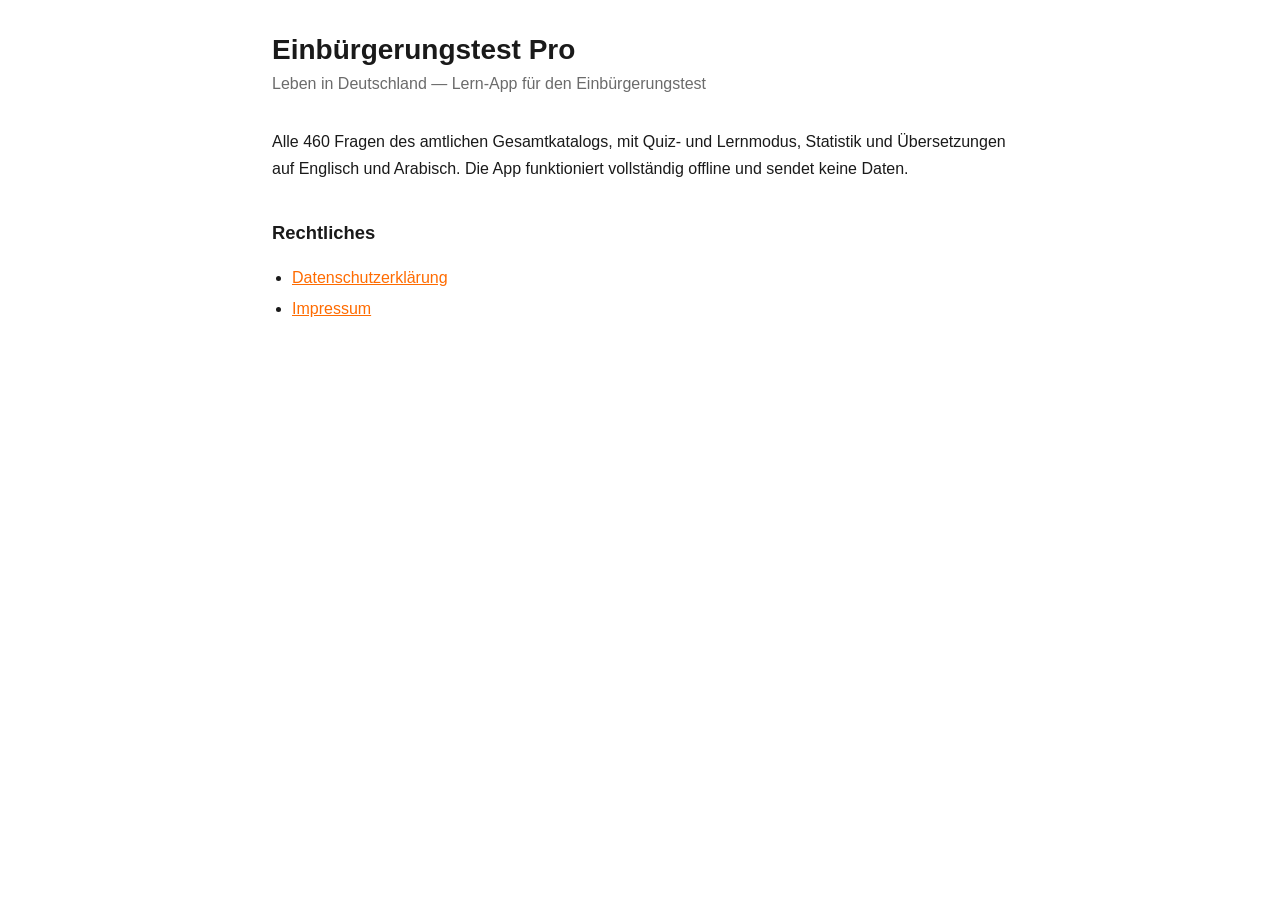
<file: docs/index.html>
<!DOCTYPE html>
<html lang="de">
<head>
<meta charset="utf-8">
<meta name="viewport" content="width=device-width, initial-scale=1">
<title>Einbürgerungstest Pro – Rechtliches</title>
<link rel="stylesheet" href="style.css">
</head>
<body>
<main>
<h1>Einbürgerungstest Pro</h1>
<p class="sub">Leben in Deutschland — Lern-App für den Einbürgerungstest</p>
<p>Alle 460 Fragen des amtlichen Gesamtkatalogs, mit Quiz- und Lernmodus,
Statistik und Übersetzungen auf Englisch und Arabisch. Die App funktioniert
vollständig offline und sendet keine Daten.</p>
<h2>Rechtliches</h2>
<ul>
  <li><a href="datenschutz.html">Datenschutzerklärung</a></li>
  <li><a href="impressum.html">Impressum</a></li>
</ul>
</main>
</body>
</html>
</file>
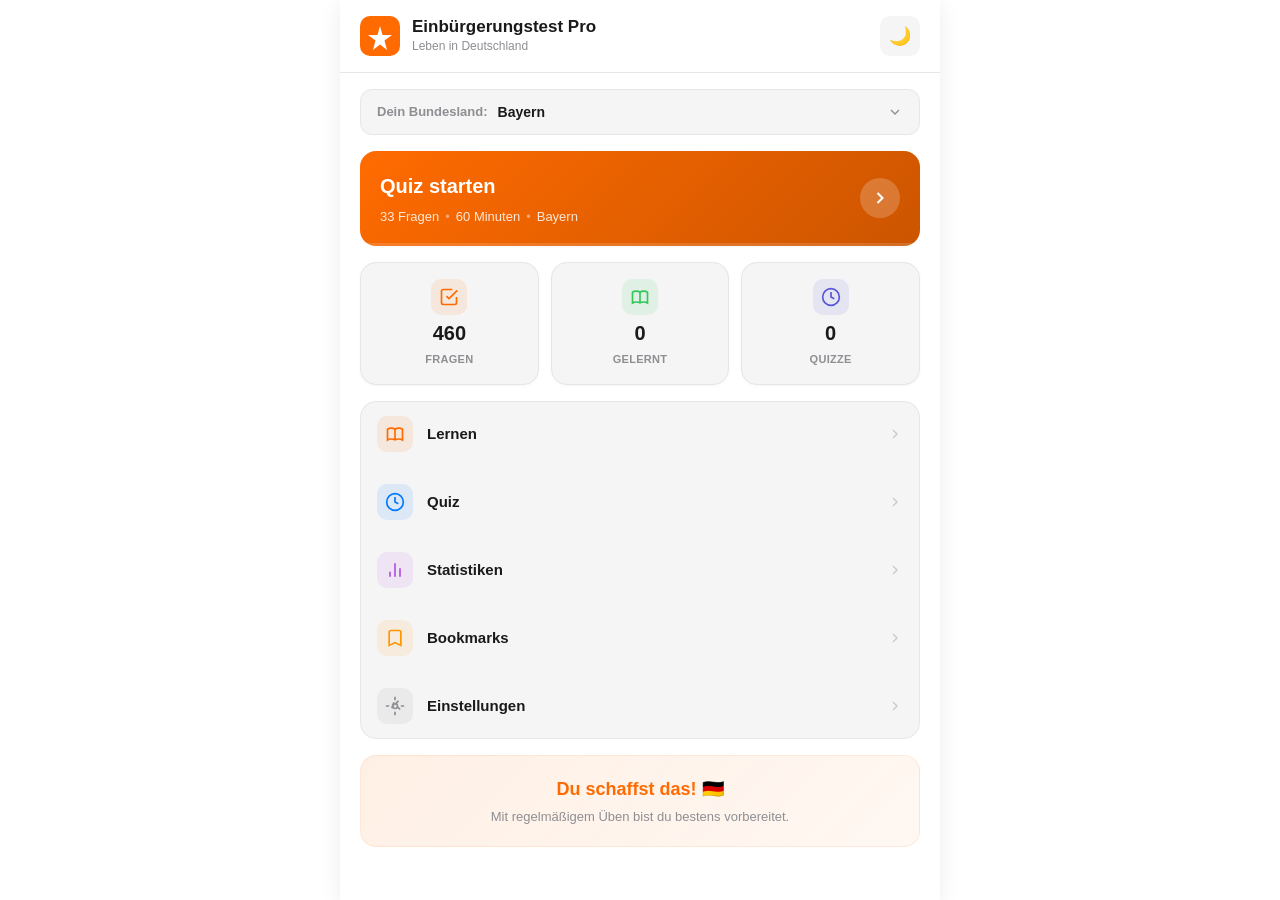
<file: webapp/index.html>
<!DOCTYPE html>
<html lang="de">
<head>
  <meta charset="UTF-8">
  <meta name="viewport" content="width=device-width, initial-scale=1.0">
  <meta name="description" content="Einbürgerungstest Pro - Bereite dich optimal auf den deutschen Einbürgerungstest vor. 460 Fragen, Quiz-Modus, Lernmodus, Statistiken.">
  <meta name="theme-color" content="#FF6B00">
  <meta http-equiv="Content-Security-Policy" content="default-src 'self'; style-src 'self' https://fonts.googleapis.com; font-src https://fonts.gstatic.com; img-src 'self' data:; script-src 'self'; connect-src 'self'; upgrade-insecure-requests;">
  <title>Einbürgerungstest Pro - Leben in Deutschland</title>
  <link rel="stylesheet" href="style.css">
  <link rel="preconnect" href="https://fonts.googleapis.com">
  <link rel="preconnect" href="https://fonts.gstatic.com" crossorigin>
  <link href="https://fonts.googleapis.com/css2?family=Inter:wght@400;500;600;700;800&display=swap" rel="stylesheet">
  <link rel="manifest" href="manifest.json">
</head>
<body>
  <div id="app">
    <!-- Loading Screen -->
    <section id="loading-screen" class="screen">
      <div class="loading-container">
        <div class="loading-logo">
          <div class="logo-icon">
            <svg viewBox="0 0 64 64" fill="none" xmlns="http://www.w3.org/2000/svg">
              <rect width="64" height="64" rx="16" fill="#FF6B00"/>
              <path d="M32 16L36.5 28.5H49L39 36.5L43 49L32 41L21 49L25 36.5L15 28.5H27.5L32 16Z" fill="white"/>
            </svg>
          </div>
          <h1 class="loading-title">Einbürgerungstest Pro</h1>
          <p class="loading-subtitle">Leben in Deutschland</p>
        </div>
        <div class="loading-spinner"></div>
        <p class="loading-text">Fragen werden geladen...</p>
      </div>
    </section>

    <!-- ===== SCREEN 1: HOME/DASHBOARD ===== -->
    <section id="screen-home" class="screen">
      <header class="app-header">
        <div class="header-content">
          <div class="header-logo">
            <svg viewBox="0 0 40 40" fill="none" xmlns="http://www.w3.org/2000/svg" class="header-icon">
              <rect width="40" height="40" rx="10" fill="#FF6B00"/>
              <path d="M20 10L22.5 19H32L24.5 24.5L27 34L20 28.5L13 34L15.5 24.5L8 19H17.5L20 10Z" fill="white"/>
            </svg>
            <div class="header-text">
              <h1 class="header-title">Einbürgerungstest Pro</h1>
              <p class="header-subtitle">Leben in Deutschland</p>
            </div>
          </div>
          <button id="btn-dark-mode" class="icon-btn" aria-label="Dark Mode umschalten">
            <span class="dark-icon">🌙</span>
            <span class="light-icon">☀️</span>
          </button>
        </div>
      </header>

      <main class="main-content">
        <!-- Bundesland Selector -->
        <div class="bundesland-bar">
          <label for="bundesland-select">Dein Bundesland:</label>
          <select id="bundesland-select" class="bundesland-select">
            <option value="Baden-Württemberg">Baden-Württemberg</option>
            <option value="Bayern" selected>Bayern</option>
            <option value="Berlin">Berlin</option>
            <option value="Brandenburg">Brandenburg</option>
            <option value="Bremen">Bremen</option>
            <option value="Hamburg">Hamburg</option>
            <option value="Hessen">Hessen</option>
            <option value="Mecklenburg-Vorpommern">Mecklenburg-Vorpommern</option>
            <option value="Niedersachsen">Niedersachsen</option>
            <option value="Nordrhein-Westfalen">Nordrhein-Westfalen</option>
            <option value="Rheinland-Pfalz">Rheinland-Pfalz</option>
            <option value="Saarland">Saarland</option>
            <option value="Sachsen">Sachsen</option>
            <option value="Sachsen-Anhalt">Sachsen-Anhalt</option>
            <option value="Schleswig-Holstein">Schleswig-Holstein</option>
            <option value="Thüringen">Thüringen</option>
          </select>
        </div>

        <!-- Quiz Start Card -->
        <div class="quiz-start-card card" id="btn-start-quiz">
          <div class="quiz-start-content">
            <div class="quiz-start-info">
              <h2 class="quiz-start-title">Quiz starten</h2>
              <p class="quiz-start-desc">
                <span class="quiz-start-detail">33 Fragen</span>
                <span class="dot">•</span>
                <span class="quiz-start-detail">60 Minuten</span>
                <span class="dot">•</span>
                <span class="quiz-start-detail" id="quiz-state-display">Bayern</span>
              </p>
            </div>
            <div class="quiz-start-arrow">
              <svg viewBox="0 0 24 24" fill="none" stroke="currentColor" stroke-width="2.5">
                <path d="M9 18l6-6-6-6"/>
              </svg>
            </div>
          </div>
          <div class="quiz-start-progress">
            <div class="progress-line"></div>
          </div>
        </div>

        <!-- Stats Row -->
        <div class="stats-row">
          <div class="stat-card card">
            <div class="stat-icon icon-questions">
              <svg viewBox="0 0 24 24" fill="none" stroke="currentColor" stroke-width="2">
                <path d="M9 11l3 3L22 4"/>
                <path d="M21 12v7a2 2 0 01-2 2H5a2 2 0 01-2-2V5a2 2 0 012-2h11"/>
              </svg>
            </div>
            <div class="stat-number" id="stat-total">460</div>
            <div class="stat-label">Fragen</div>
          </div>
          <div class="stat-card card">
            <div class="stat-icon icon-learned">
              <svg viewBox="0 0 24 24" fill="none" stroke="currentColor" stroke-width="2">
                <path d="M12 6.253v13m0-13C10.832 5.477 9.246 5 7.5 5S4.168 5.477 3 6.253v13C4.168 18.477 5.754 18 7.5 18s3.332.477 4.5 1.253m0-13C13.168 5.477 14.754 5 16.5 5c1.747 0 3.332.477 4.5 1.253v13C19.832 18.477 18.247 18 16.5 18c-1.746 0-3.332.477-4.5 1.253"/>
              </svg>
            </div>
            <div class="stat-number" id="stat-learned">0</div>
            <div class="stat-label">Gelernt</div>
          </div>
          <div class="stat-card card">
            <div class="stat-icon icon-quizzes">
              <svg viewBox="0 0 24 24" fill="none" stroke="currentColor" stroke-width="2">
                <circle cx="12" cy="12" r="10"/>
                <path d="M12 6v6l4 2"/>
              </svg>
            </div>
            <div class="stat-number" id="stat-quizzes">0</div>
            <div class="stat-label">Quizze</div>
          </div>
        </div>

        <!-- Menu List -->
        <nav class="menu-list">
          <button class="menu-item" data-screen="learn">
            <div class="menu-icon icon-learn">
              <svg viewBox="0 0 24 24" fill="none" stroke="currentColor" stroke-width="2">
                <path d="M12 6.253v13m0-13C10.832 5.477 9.246 5 7.5 5S4.168 5.477 3 6.253v13C4.168 18.477 5.754 18 7.5 18s3.332.477 4.5 1.253m0-13C13.168 5.477 14.754 5 16.5 5c1.747 0 3.332.477 4.5 1.253v13C19.832 18.477 18.247 18 16.5 18c-1.746 0-3.332.477-4.5 1.253"/>
              </svg>
            </div>
            <span class="menu-text">Lernen</span>
            <svg class="menu-arrow" viewBox="0 0 24 24" fill="none" stroke="currentColor" stroke-width="2">
              <path d="M9 18l6-6-6-6"/>
            </svg>
          </button>
          <button class="menu-item" data-screen="quiz">
            <div class="menu-icon icon-quiz">
              <svg viewBox="0 0 24 24" fill="none" stroke="currentColor" stroke-width="2">
                <circle cx="12" cy="12" r="10"/>
                <path d="M12 6v6l4 2"/>
              </svg>
            </div>
            <span class="menu-text">Quiz</span>
            <svg class="menu-arrow" viewBox="0 0 24 24" fill="none" stroke="currentColor" stroke-width="2">
              <path d="M9 18l6-6-6-6"/>
            </svg>
          </button>
          <button class="menu-item" data-screen="statistics">
            <div class="menu-icon icon-stats">
              <svg viewBox="0 0 24 24" fill="none" stroke="currentColor" stroke-width="2">
                <path d="M18 20V10M12 20V4M6 20v-6"/>
              </svg>
            </div>
            <span class="menu-text">Statistiken</span>
            <svg class="menu-arrow" viewBox="0 0 24 24" fill="none" stroke="currentColor" stroke-width="2">
              <path d="M9 18l6-6-6-6"/>
            </svg>
          </button>
          <button class="menu-item" data-screen="bookmarks">
            <div class="menu-icon icon-bookmarks">
              <svg viewBox="0 0 24 24" fill="none" stroke="currentColor" stroke-width="2">
                <path d="M5 5a2 2 0 012-2h10a2 2 0 012 2v16l-7-3.5L5 21V5z"/>
              </svg>
            </div>
            <span class="menu-text">Bookmarks</span>
            <svg class="menu-arrow" viewBox="0 0 24 24" fill="none" stroke="currentColor" stroke-width="2">
              <path d="M9 18l6-6-6-6"/>
            </svg>
          </button>
          <button class="menu-item" data-screen="settings">
            <div class="menu-icon icon-settings">
              <svg viewBox="0 0 24 24" fill="none" stroke="currentColor" stroke-width="2">
                <circle cx="12" cy="12" r="3"/>
                <path d="M12 1v4m0 14v4m4.22-17.22l-2.83 2.83m-2.78 2.78l-2.83 2.83M23 12h-4M5 12H1m17.22 4.22l-2.83-2.83m-2.78-2.78l-2.83-2.83"/>
              </svg>
            </div>
            <span class="menu-text">Einstellungen</span>
            <svg class="menu-arrow" viewBox="0 0 24 24" fill="none" stroke="currentColor" stroke-width="2">
              <path d="M9 18l6-6-6-6"/>
            </svg>
          </button>
        </nav>

        <!-- Motivation -->
        <div class="motivation-card">
          <p class="motivation-text">Du schaffst das! 🇩🇪</p>
          <p class="motivation-sub">Mit regelmäßigem Üben bist du bestens vorbereitet.</p>
        </div>
      </main>
    </section>

    <!-- ===== SCREEN 2: QUIZ ===== -->
    <section id="screen-quiz" class="screen">
      <header class="quiz-header">
        <button id="btn-quit-quiz" class="icon-btn" aria-label="Quiz beenden">
          <svg viewBox="0 0 24 24" fill="none" stroke="currentColor" stroke-width="2">
            <path d="M19 12H5m7-7l-7 7 7 7"/>
          </svg>
        </button>
        <div class="quiz-header-center">
          <div class="quiz-timer" id="quiz-timer">60:00</div>
          <div class="quiz-progress-text" id="quiz-progress-text">Frage 1 von 33</div>
        </div>
        <div class="quiz-placeholder"></div>
      </header>

      <!-- Timer Bar -->
      <div class="timer-bar-container">
        <div class="timer-bar" id="timer-bar"></div>
      </div>

      <!-- Progress Bar -->
      <div class="quiz-progress-bar-container">
        <div class="quiz-progress-bar" id="quiz-progress-bar"></div>
      </div>

      <!-- Question Number Circles -->
      <div class="question-circles-container">
        <div class="question-circles" id="question-circles"></div>
      </div>

      <main class="quiz-main" id="quiz-main">
        <!-- Question Card -->
        <div class="quiz-question-card card" id="quiz-question-card">
          <div class="quiz-question-number" id="quiz-question-number">Frage 1</div>
          <h2 class="quiz-question-text" id="quiz-question-text"></h2>
        </div>

        <!-- Answer Buttons -->
        <div class="quiz-answers" id="quiz-answers"></div>
      </main>

      <!-- Quiz Navigation -->
      <footer class="quiz-footer">
        <button id="btn-quiz-prev" class="btn btn-secondary" disabled>
          <svg viewBox="0 0 24 24" fill="none" stroke="currentColor" stroke-width="2">
            <path d="M15 18l-6-6 6-6"/>
          </svg>
          Zurück
        </button>
        <button id="btn-quiz-end" class="btn btn-danger">Test beenden</button>
        <button id="btn-quiz-next" class="btn btn-primary">
          Weiter
          <svg viewBox="0 0 24 24" fill="none" stroke="currentColor" stroke-width="2">
            <path d="M9 18l6-6-6-6"/>
          </svg>
        </button>
      </footer>
    </section>

    <!-- ===== SCREEN 3: QUIZ RESULT ===== -->
    <section id="screen-result" class="screen">
      <header class="result-header">
        <button class="icon-btn" id="btn-result-home" aria-label="Zurück zur Startseite">
          <svg viewBox="0 0 24 24" fill="none" stroke="currentColor" stroke-width="2">
            <path d="M3 12l2-2m0 0l7-7 7 7M5 10v10a1 1 0 001 1h3m10-11l2 2m-2-2v10a1 1 0 01-1 1h-3m-4 0v-4a1 1 0 011-1h2a1 1 0 011 1v4"/>
          </svg>
        </button>
        <h1 class="result-header-title">Ergebnis</h1>
        <div class="placeholder"></div>
      </header>

      <main class="result-main">
        <!-- Result Status -->
        <div class="result-status" id="result-status">
          <div class="result-icon" id="result-icon"></div>
          <h2 class="result-title" id="result-title"></h2>
          <p class="result-subtitle" id="result-subtitle"></p>
        </div>

        <!-- Score Circle -->
        <div class="score-circle-container">
          <div class="score-circle" id="score-circle">
            <svg viewBox="0 0 120 120" class="score-circle-svg">
              <circle cx="60" cy="60" r="54" fill="none" stroke="var(--surface)" stroke-width="8"/>
              <circle cx="60" cy="60" r="54" fill="none" stroke="var(--primary)" stroke-width="8" 
                      stroke-dasharray="339.292" stroke-dashoffset="339.292" 
                      stroke-linecap="round" class="score-progress" id="score-progress"/>
            </svg>
            <div class="score-text">
              <span class="score-number" id="score-number">0</span>
              <span class="score-total">/33</span>
            </div>
          </div>
          <p class="score-needed">Benötigt: 17/33</p>
        </div>

        <!-- Answer List -->
        <div class="result-answers card">
          <h3 class="result-answers-title">Übersicht</h3>
          <div class="result-answers-list" id="result-answers-list"></div>
        </div>
      </main>

      <!-- Result Buttons -->
      <footer class="result-footer">
        <button class="btn btn-primary" id="btn-retry">
          <svg viewBox="0 0 24 24" fill="none" stroke="currentColor" stroke-width="2">
            <path d="M4 4v5h.582m15.356 2A8.001 8.001 0 004.582 9m0 0H9m11 11v-5h-.581m0 0a8.003 8.003 0 01-15.357-2m15.357 2H15"/>
          </svg>
          Nochmal versuchen
        </button>
        <button class="btn btn-secondary" id="btn-result-home-2">Zurück zur Startseite</button>
      </footer>

      <!-- Confetti Canvas -->
      <canvas id="confetti-canvas"></canvas>
    </section>

    <!-- ===== SCREEN 4: LEARN ===== -->
    <section id="screen-learn" class="screen">
      <header class="sub-header">
        <button class="icon-btn btn-back" data-screen="home" aria-label="Zurück">
          <svg viewBox="0 0 24 24" fill="none" stroke="currentColor" stroke-width="2">
            <path d="M19 12H5m7-7l-7 7 7 7"/>
          </svg>
        </button>
        <h1 class="sub-header-title">Lernen</h1>
        <div class="placeholder"></div>
      </header>

      <main class="learn-main" id="learn-main">
        <!-- Search -->
        <div class="search-bar">
          <svg class="search-icon" viewBox="0 0 24 24" fill="none" stroke="currentColor" stroke-width="2">
            <circle cx="11" cy="11" r="8"/>
            <path d="M21 21l-4.35-4.35"/>
          </svg>
          <input type="text" id="learn-search" class="search-input" placeholder="Fragen durchsuchen...">
        </div>

        <!-- Filter Tags -->
        <div class="filter-tags" id="filter-tags">
          <button class="filter-tag active" data-category="all">Alle</button>
          <button class="filter-tag" data-category="Allgemein">Allgemein</button>
          <button class="filter-tag" data-category="Bundesland">Bundesland</button>
          <button class="filter-tag" data-category="Europa">Europa</button>
          <button class="filter-tag" data-category="Geschichte">Geschichte</button>
          <button class="filter-tag" data-category="Politik">Politik</button>
          <button class="filter-tag" data-category="Verfassung">Verfassung</button>
          <button class="filter-tag" data-category="Recht">Recht</button>
          <button class="filter-tag" data-category="Gesellschaft">Gesellschaft</button>
          <button class="filter-tag" data-category="Wahl">Wahl</button>
        </div>

        <!-- Questions List -->
        <div class="learn-questions-list" id="learn-questions-list"></div>
      </main>
    </section>

    <!-- ===== SCREEN 5: STATISTICS ===== -->
    <section id="screen-statistics" class="screen">
      <header class="sub-header">
        <button class="icon-btn btn-back" data-screen="home" aria-label="Zurück">
          <svg viewBox="0 0 24 24" fill="none" stroke="currentColor" stroke-width="2">
            <path d="M19 12H5m7-7l-7 7 7 7"/>
          </svg>
        </button>
        <h1 class="sub-header-title">Statistiken</h1>
        <div class="placeholder"></div>
      </header>

      <main class="stats-main">
        <!-- Overall Progress Circle -->
        <div class="stats-progress-card card">
          <h3 class="stats-card-title">Gesamtfortschritt</h3>
          <div class="stats-circle-container">
            <div class="stats-circle">
              <svg viewBox="0 0 120 120" class="stats-circle-svg">
                <circle cx="60" cy="60" r="54" fill="none" stroke="var(--surface)" stroke-width="8"/>
                <circle cx="60" cy="60" r="54" fill="none" stroke="var(--primary)" stroke-width="8" 
                        stroke-dasharray="339.292" stroke-dashoffset="339.292" 
                        stroke-linecap="round" class="stats-progress-circle" id="stats-progress-circle"/>
              </svg>
              <div class="stats-circle-text">
                <span class="stats-circle-number" id="stats-circle-number">0</span>
                <span class="stats-circle-percent" id="stats-circle-percent">%</span>
              </div>
            </div>
            <p class="stats-circle-label">
              <span id="stats-learned-count">0</span> / <span id="stats-total-count">460</span> Fragen gelernt
            </p>
          </div>
        </div>

        <!-- Category Bars -->
        <div class="stats-categories-card card">
          <h3 class="stats-card-title">Kategorien</h3>
          <div class="stats-category-bars" id="stats-category-bars"></div>
        </div>

        <!-- Quiz History -->
        <div class="stats-history-card card">
          <h3 class="stats-card-title">Letzte Quiz-Ergebnisse</h3>
          <div class="stats-history-list" id="stats-history-list"></div>
        </div>

        <!-- Success Rate -->
        <div class="stats-rate-card card">
          <h3 class="stats-card-title">Erfolgsrate</h3>
          <div class="rate-display">
            <div class="rate-number" id="rate-number">0%</div>
            <div class="rate-bar-container">
              <div class="rate-bar" id="rate-bar"></div>
            </div>
            <p class="rate-detail" id="rate-detail">0 von 0 Quizzen bestanden</p>
          </div>
        </div>
      </main>
    </section>

    <!-- ===== SCREEN 6: BOOKMARKS ===== -->
    <section id="screen-bookmarks" class="screen">
      <header class="sub-header">
        <button class="icon-btn btn-back" data-screen="home" aria-label="Zurück">
          <svg viewBox="0 0 24 24" fill="none" stroke="currentColor" stroke-width="2">
            <path d="M19 12H5m7-7l-7 7 7 7"/>
          </svg>
        </button>
        <h1 class="sub-header-title">Bookmarks</h1>
        <div class="placeholder"></div>
      </header>

      <main class="bookmarks-main">
        <div class="bookmarks-list" id="bookmarks-list"></div>
        <div class="bookmarks-empty" id="bookmarks-empty">
          <svg viewBox="0 0 24 24" fill="none" stroke="currentColor" stroke-width="1.5" class="empty-icon">
            <path d="M5 5a2 2 0 012-2h10a2 2 0 012 2v16l-7-3.5L5 21V5z"/>
          </svg>
          <p>Noch keine Bookmarks</p>
          <p class="empty-sub">Markiere Fragen im Lernmodus mit dem Stern.</p>
        </div>
      </main>
    </section>

    <!-- ===== SCREEN 7: SETTINGS ===== -->
    <section id="screen-settings" class="screen">
      <header class="sub-header">
        <button class="icon-btn btn-back" data-screen="home" aria-label="Zurück">
          <svg viewBox="0 0 24 24" fill="none" stroke="currentColor" stroke-width="2">
            <path d="M19 12H5m7-7l-7 7 7 7"/>
          </svg>
        </button>
        <h1 class="sub-header-title">Einstellungen</h1>
        <div class="placeholder"></div>
      </header>

      <main class="settings-main">
        <!-- Bundesland Setting -->
        <div class="settings-section card">
          <h3 class="settings-section-title">Bundesland</h3>
          <div class="settings-item">
            <label for="settings-bundesland" class="settings-label">Dein Bundesland für den Test</label>
            <select id="settings-bundesland" class="settings-select">
              <option value="Baden-Württemberg">Baden-Württemberg</option>
              <option value="Bayern" selected>Bayern</option>
              <option value="Berlin">Berlin</option>
              <option value="Brandenburg">Brandenburg</option>
              <option value="Bremen">Bremen</option>
              <option value="Hamburg">Hamburg</option>
              <option value="Hessen">Hessen</option>
              <option value="Mecklenburg-Vorpommern">Mecklenburg-Vorpommern</option>
              <option value="Niedersachsen">Niedersachsen</option>
              <option value="Nordrhein-Westfalen">Nordrhein-Westfalen</option>
              <option value="Rheinland-Pfalz">Rheinland-Pfalz</option>
              <option value="Saarland">Saarland</option>
              <option value="Sachsen">Sachsen</option>
              <option value="Sachsen-Anhalt">Sachsen-Anhalt</option>
              <option value="Schleswig-Holstein">Schleswig-Holstein</option>
              <option value="Thüringen">Thüringen</option>
            </select>
          </div>
        </div>

        <!-- Appearance -->
        <div class="settings-section card">
          <h3 class="settings-section-title">Erscheinungsbild</h3>
          <div class="settings-item toggle-item">
            <div class="settings-toggle-info">
              <span class="settings-label">Dark Mode</span>
              <span class="settings-desc">Dunkles Design verwenden</span>
            </div>
            <label class="toggle-switch">
              <input type="checkbox" id="settings-dark-mode">
              <span class="toggle-slider"></span>
            </label>
          </div>
        </div>

        <!-- Language -->
        <div class="settings-section card">
          <h3 class="settings-section-title">Sprache</h3>
          <div class="settings-item">
            <label for="settings-language" class="settings-label">App-Sprache</label>
            <select id="settings-language" class="settings-select">
              <option value="de" selected>Deutsch</option>
              <option value="en">English</option>
              <option value="tr">Türkçe</option>
            </select>
          </div>
        </div>

        <!-- Data -->
        <div class="settings-section card">
          <h3 class="settings-section-title">Daten</h3>
          <div class="settings-item">
            <div class="settings-reset-info">
              <span class="settings-label">Fortschritt zurücksetzen</span>
              <span class="settings-desc">Alle Lernfortschritte und Statistiken löschen</span>
            </div>
            <button class="btn btn-danger" id="btn-reset-progress">Zurücksetzen</button>
          </div>
        </div>

        <!-- Our Apps -->
        <div class="settings-section card">
          <h3 class="settings-section-title">Unsere Apps</h3>
          <div style="display:flex;gap:16px;padding:8px 0;">
            <a href="https://endenews.de" target="_blank" rel="noopener" style="display:flex;align-items:center;gap:8px;text-decoration:none;color:var(--text);padding:8px 12px;border-radius:10px;background:var(--surface);flex:1;">
              <span style="background:#FF6B00;color:#fff;width:28px;height:28px;border-radius:6px;display:flex;align-items:center;justify-content:center;font-size:10px;font-weight:800;">EN</span>
              <span style="font-size:13px;font-weight:600;">endenews.de</span>
            </a>
            <a href="https://tcgrail.org" target="_blank" rel="noopener" style="display:flex;align-items:center;gap:8px;text-decoration:none;color:var(--text);padding:8px 12px;border-radius:10px;background:var(--surface);flex:1;">
              <span style="background:#6366F1;color:#fff;width:28px;height:28px;border-radius:6px;display:flex;align-items:center;justify-content:center;font-size:9px;font-weight:800;">TCG</span>
              <span style="font-size:13px;font-weight:600;">tcgrail.org</span>
            </a>
          </div>
        </div>


        <!-- About -->
        <div class="settings-about">
          <p class="about-text">Einbürgerungstest Pro v1.0</p>
          <p class="about-sub">Vorbereitung auf den deutschen Einbürgerungstest "Leben in Deutschland"</p>
        </div>
      </main>
    </section>

    <!-- Confirm Dialog -->
    <div class="dialog-overlay" id="dialog-overlay">
      <div class="dialog card">
        <h3 class="dialog-title" id="dialog-title">Bestätigen</h3>
        <p class="dialog-message" id="dialog-message">Möchtest du fortfahren?</p>
        <div class="dialog-buttons">
          <button class="btn btn-secondary" id="dialog-cancel">Abbrechen</button>
          <button class="btn btn-primary" id="dialog-confirm">Bestätigen</button>
        </div>
      </div>
    </div>

    <!-- Toast Notification -->
    <div class="toast" id="toast">
      <span class="toast-message" id="toast-message"></span>
    </div>
  </div>

  <script src="app.js"></script>
</body>
</html>
</file>
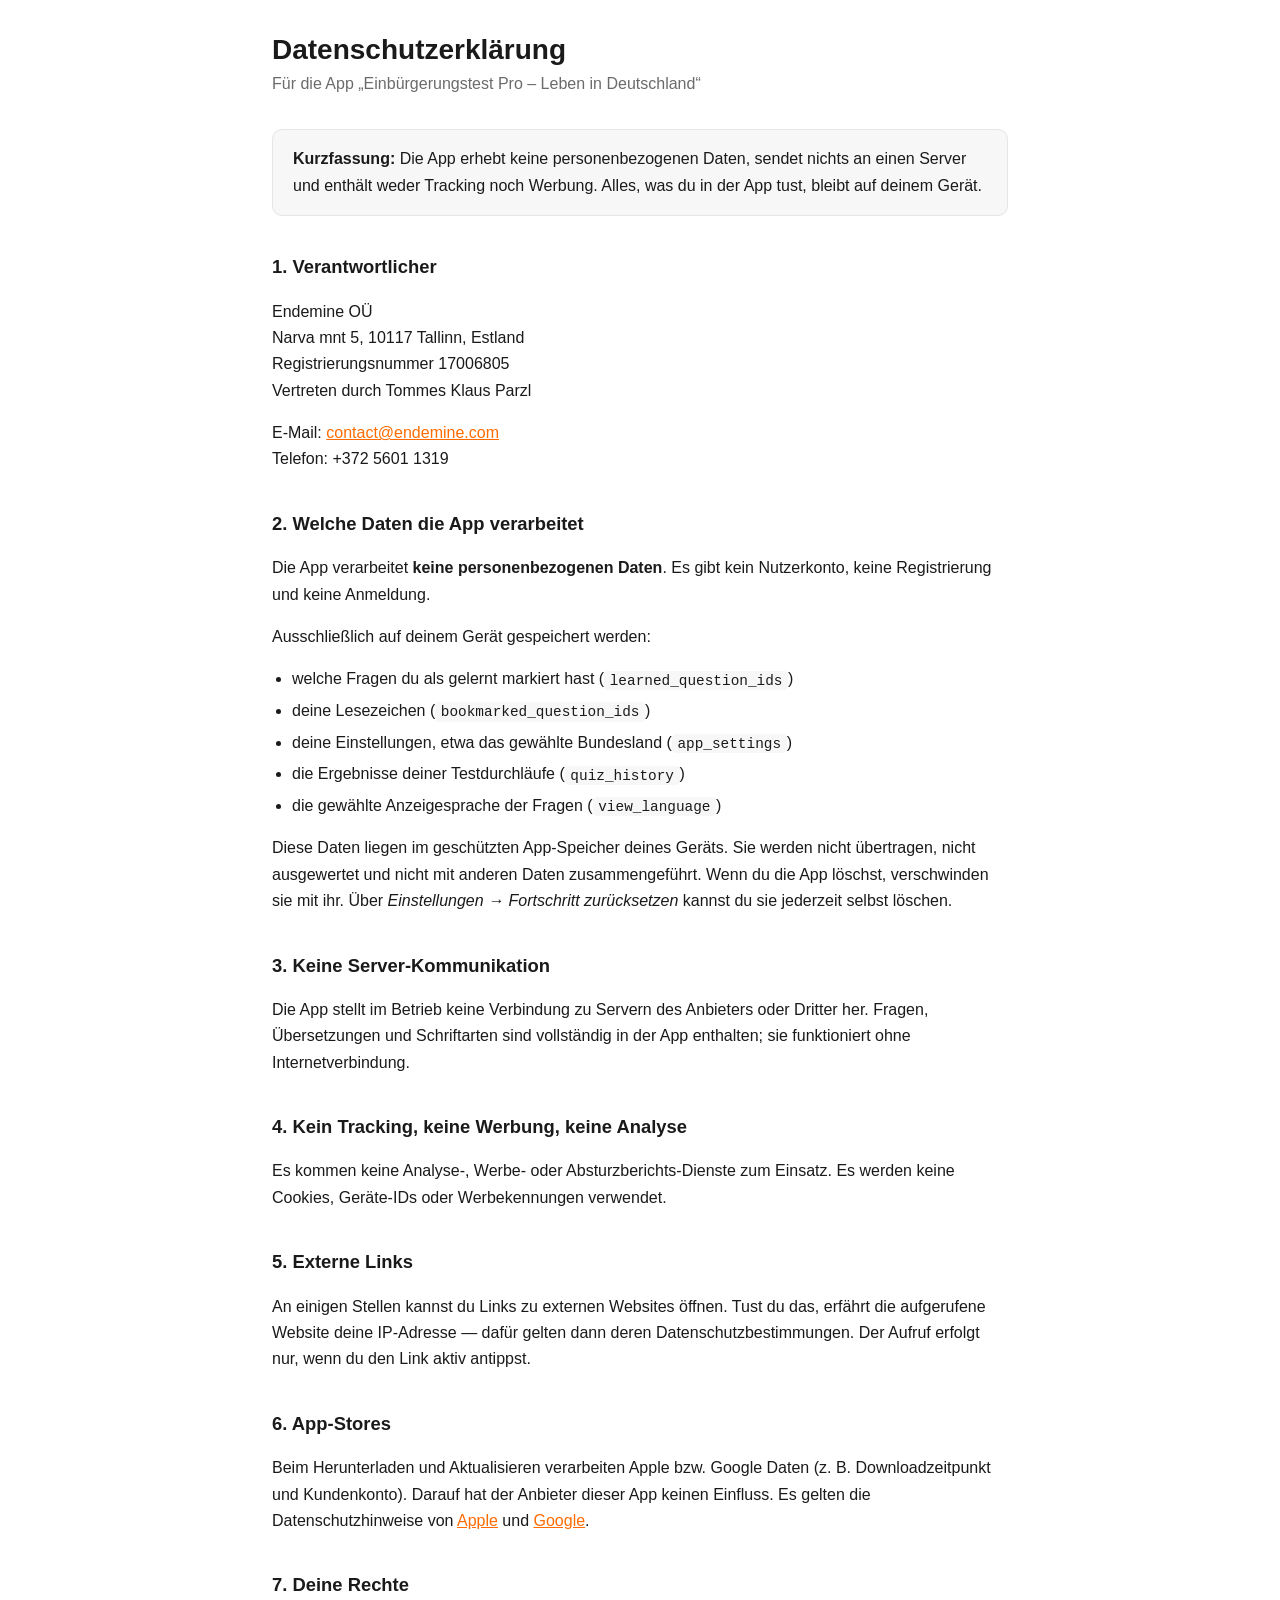
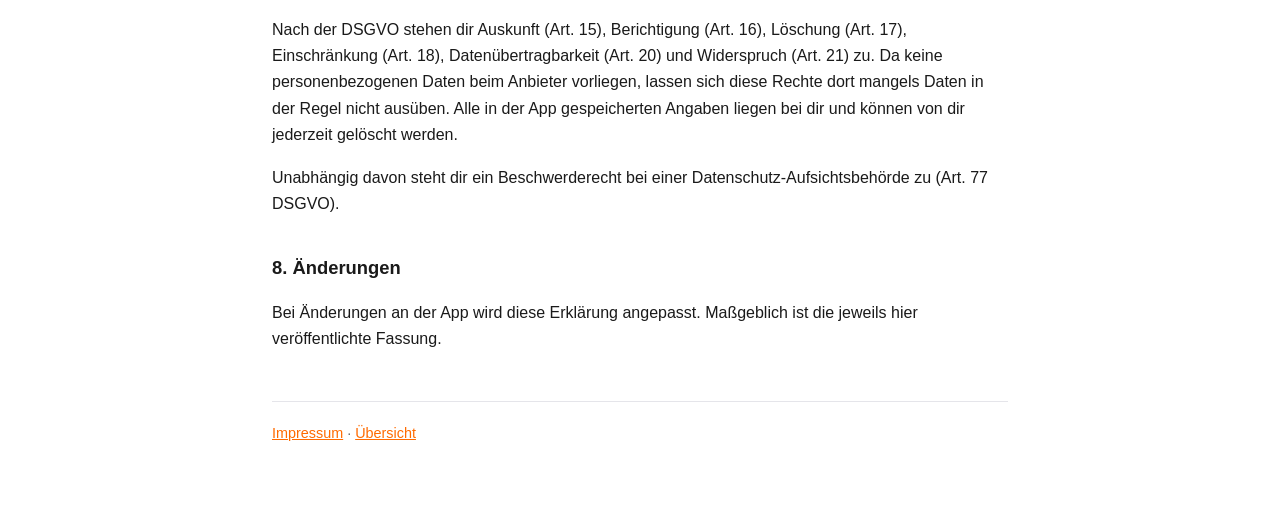
<file: docs/datenschutz.html>
<!DOCTYPE html>
<html lang="de">
<head>
<meta charset="utf-8">
<meta name="viewport" content="width=device-width, initial-scale=1">
<title>Datenschutzerklärung – Einbürgerungstest Pro</title>
<link rel="stylesheet" href="style.css">
</head>
<body>
<main>
<h1>Datenschutzerklärung</h1>
<p class="sub">Für die App „Einbürgerungstest Pro – Leben in Deutschland“</p>

<div class="box">
<strong>Kurzfassung:</strong> Die App erhebt keine personenbezogenen Daten, sendet
nichts an einen Server und enthält weder Tracking noch Werbung. Alles, was du in
der App tust, bleibt auf deinem Gerät.
</div>

<h2>1. Verantwortlicher</h2>
<p>
Endemine OÜ<br>
Narva mnt 5, 10117 Tallinn, Estland<br>
Registrierungsnummer 17006805<br>
Vertreten durch Tommes Klaus Parzl
</p>
<p>E-Mail: <a href="mailto:contact@endemine.com">contact@endemine.com</a><br>
Telefon: +372 5601 1319</p>

<h2>2. Welche Daten die App verarbeitet</h2>
<p>Die App verarbeitet <strong>keine personenbezogenen Daten</strong>. Es gibt kein
Nutzerkonto, keine Registrierung und keine Anmeldung.</p>
<p>Ausschließlich auf deinem Gerät gespeichert werden:</p>
<ul>
  <li>welche Fragen du als gelernt markiert hast (<code>learned_question_ids</code>)</li>
  <li>deine Lesezeichen (<code>bookmarked_question_ids</code>)</li>
  <li>deine Einstellungen, etwa das gewählte Bundesland (<code>app_settings</code>)</li>
  <li>die Ergebnisse deiner Testdurchläufe (<code>quiz_history</code>)</li>
  <li>die gewählte Anzeigesprache der Fragen (<code>view_language</code>)</li>
</ul>
<p>Diese Daten liegen im geschützten App-Speicher deines Geräts. Sie werden nicht
übertragen, nicht ausgewertet und nicht mit anderen Daten zusammengeführt. Wenn du
die App löschst, verschwinden sie mit ihr. Über <em>Einstellungen → Fortschritt
zurücksetzen</em> kannst du sie jederzeit selbst löschen.</p>

<h2>3. Keine Server-Kommunikation</h2>
<p>Die App stellt im Betrieb keine Verbindung zu Servern des Anbieters oder Dritter
her. Fragen, Übersetzungen und Schriftarten sind vollständig in der App enthalten;
sie funktioniert ohne Internetverbindung.</p>

<h2>4. Kein Tracking, keine Werbung, keine Analyse</h2>
<p>Es kommen keine Analyse-, Werbe- oder Absturzberichts-Dienste zum Einsatz. Es
werden keine Cookies, Geräte-IDs oder Werbekennungen verwendet.</p>

<h2>5. Externe Links</h2>
<p>An einigen Stellen kannst du Links zu externen Websites öffnen. Tust du das,
erfährt die aufgerufene Website deine IP-Adresse — dafür gelten dann deren
Datenschutzbestimmungen. Der Aufruf erfolgt nur, wenn du den Link aktiv antippst.</p>

<h2>6. App-Stores</h2>
<p>Beim Herunterladen und Aktualisieren verarbeiten Apple bzw. Google Daten
(z. B. Downloadzeitpunkt und Kundenkonto). Darauf hat der Anbieter dieser App
keinen Einfluss. Es gelten die Datenschutzhinweise von
<a href="https://www.apple.com/legal/privacy/de-ww/">Apple</a> und
<a href="https://policies.google.com/privacy">Google</a>.</p>

<h2>7. Deine Rechte</h2>
<p>Nach der DSGVO stehen dir Auskunft (Art. 15), Berichtigung (Art. 16), Löschung
(Art. 17), Einschränkung (Art. 18), Datenübertragbarkeit (Art. 20) und Widerspruch
(Art. 21) zu. Da keine personenbezogenen Daten beim Anbieter vorliegen, lassen sich
diese Rechte dort mangels Daten in der Regel nicht ausüben. Alle in der App
gespeicherten Angaben liegen bei dir und können von dir jederzeit gelöscht werden.</p>
<p>Unabhängig davon steht dir ein Beschwerderecht bei einer
Datenschutz-Aufsichtsbehörde zu (Art. 77 DSGVO).</p>

<h2>8. Änderungen</h2>
<p>Bei Änderungen an der App wird diese Erklärung angepasst. Maßgeblich ist die
jeweils hier veröffentlichte Fassung.</p>

<footer>
<a href="impressum.html">Impressum</a> · <a href="index.html">Übersicht</a>
</footer>
</main>
</body>
</html>
</file>
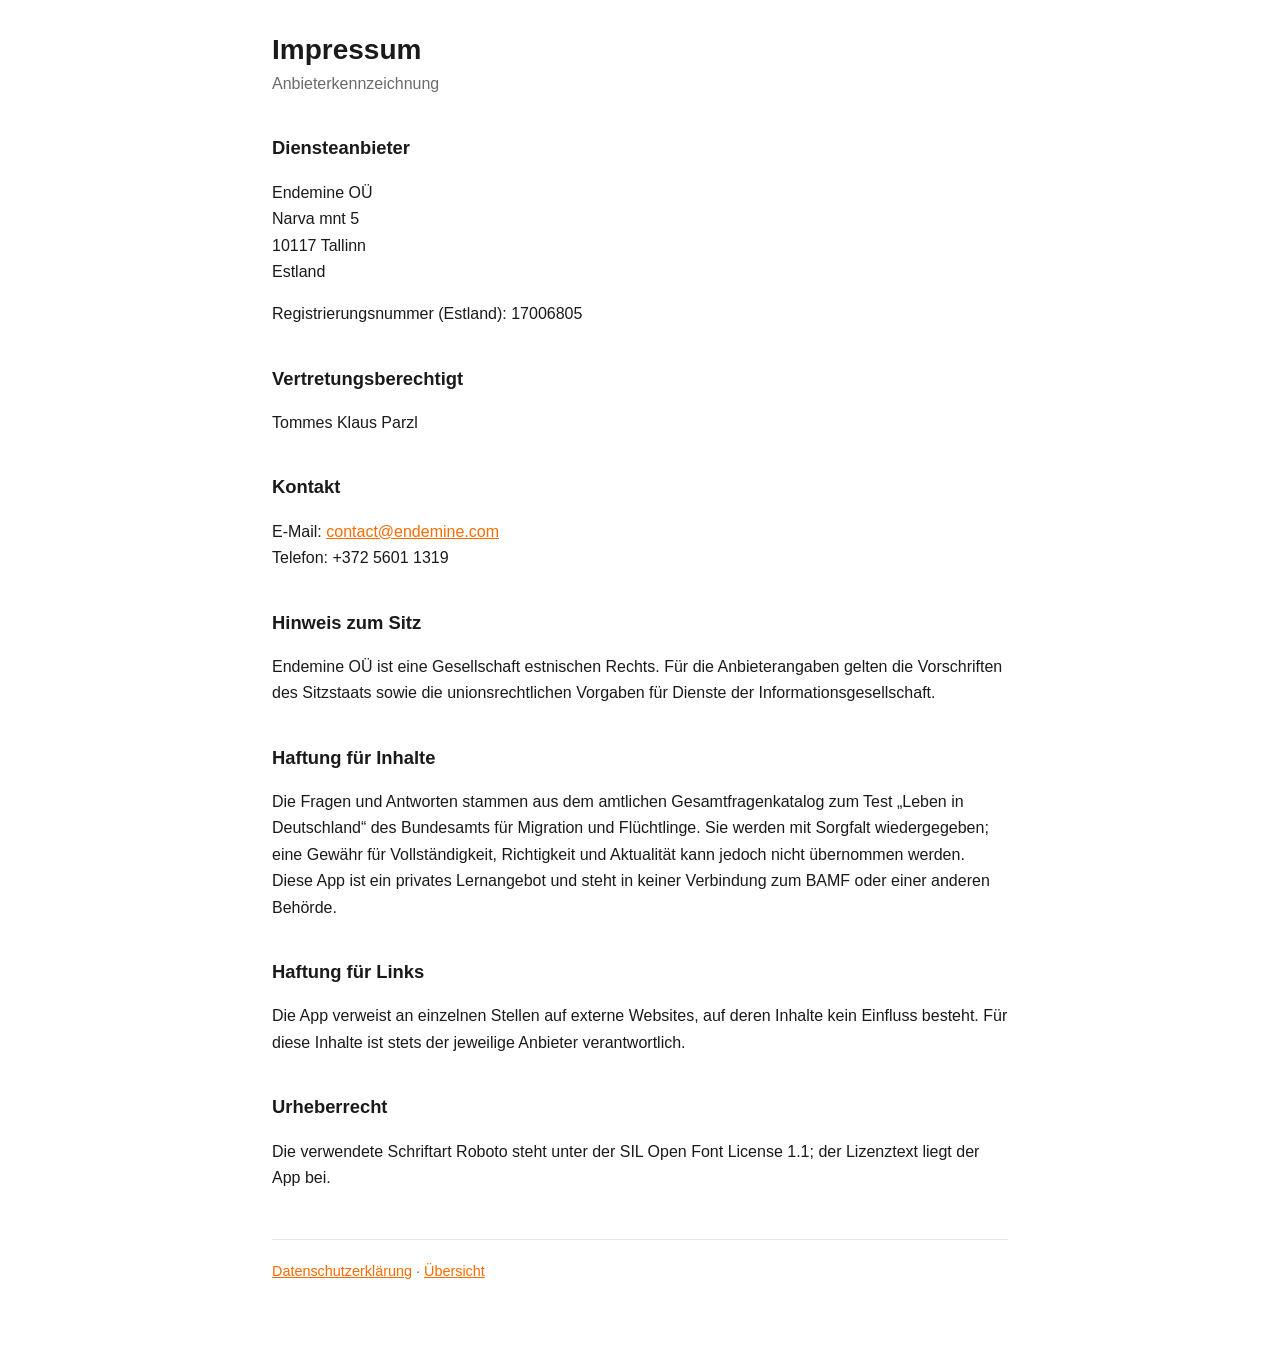
<file: docs/impressum.html>
<!DOCTYPE html>
<html lang="de">
<head>
<meta charset="utf-8">
<meta name="viewport" content="width=device-width, initial-scale=1">
<title>Impressum – Einbürgerungstest Pro</title>
<link rel="stylesheet" href="style.css">
</head>
<body>
<main>
<h1>Impressum</h1>
<p class="sub">Anbieterkennzeichnung</p>

<h2>Diensteanbieter</h2>
<p>
Endemine OÜ<br>
Narva mnt 5<br>
10117 Tallinn<br>
Estland
</p>
<p>Registrierungsnummer (Estland): 17006805</p>

<h2>Vertretungsberechtigt</h2>
<p>Tommes Klaus Parzl</p>

<h2>Kontakt</h2>
<p>
E-Mail: <a href="mailto:contact@endemine.com">contact@endemine.com</a><br>
Telefon: +372 5601 1319
</p>

<h2>Hinweis zum Sitz</h2>
<p>Endemine OÜ ist eine Gesellschaft estnischen Rechts. Für die Anbieterangaben
gelten die Vorschriften des Sitzstaats sowie die unionsrechtlichen Vorgaben
für Dienste der Informationsgesellschaft.</p>

<h2>Haftung für Inhalte</h2>
<p>Die Fragen und Antworten stammen aus dem amtlichen Gesamtfragenkatalog zum Test
„Leben in Deutschland“ des Bundesamts für Migration und Flüchtlinge. Sie werden mit
Sorgfalt wiedergegeben; eine Gewähr für Vollständigkeit, Richtigkeit und Aktualität
kann jedoch nicht übernommen werden. Diese App ist ein privates Lernangebot und
steht in keiner Verbindung zum BAMF oder einer anderen Behörde.</p>

<h2>Haftung für Links</h2>
<p>Die App verweist an einzelnen Stellen auf externe Websites, auf deren Inhalte
kein Einfluss besteht. Für diese Inhalte ist stets der jeweilige Anbieter
verantwortlich.</p>

<h2>Urheberrecht</h2>
<p>Die verwendete Schriftart Roboto steht unter der SIL Open Font License 1.1; der
Lizenztext liegt der App bei.</p>

<footer>
<a href="datenschutz.html">Datenschutzerklärung</a> · <a href="index.html">Übersicht</a>
</footer>
</main>
</body>
</html>
</file>
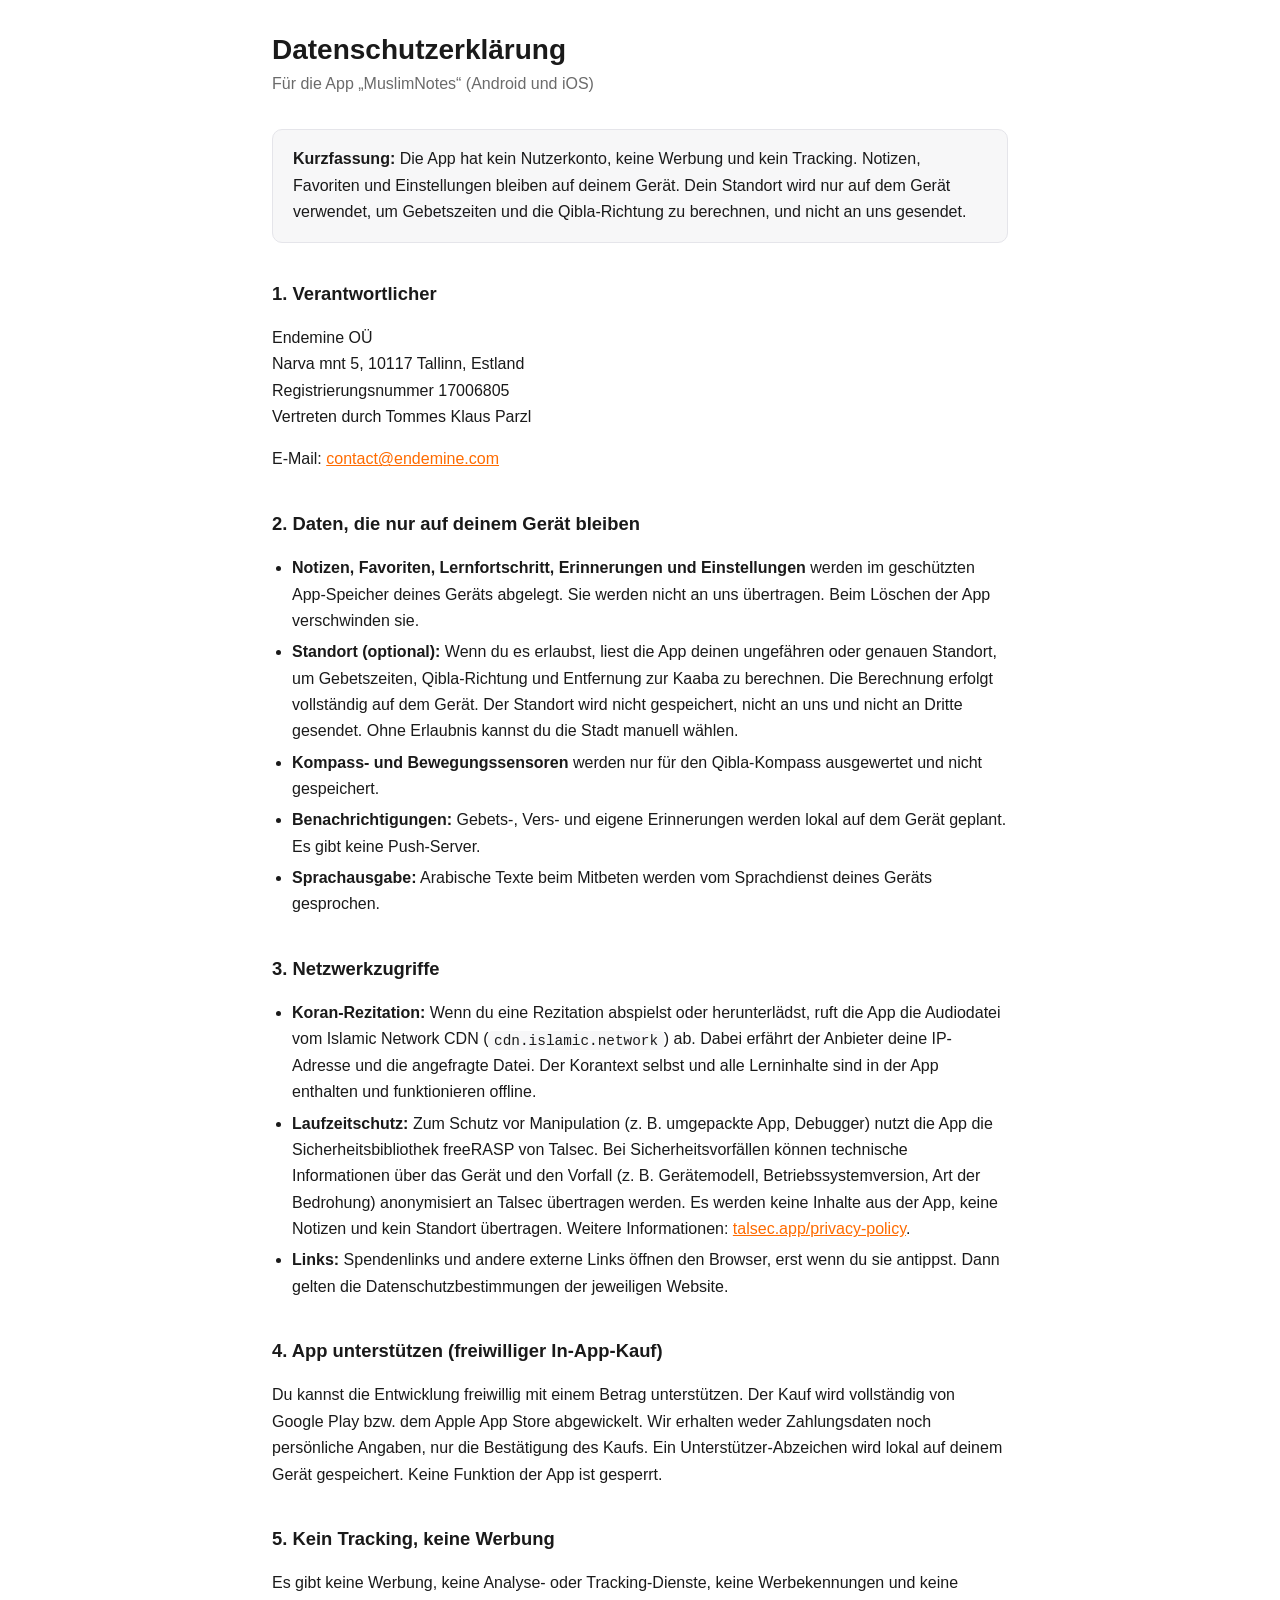
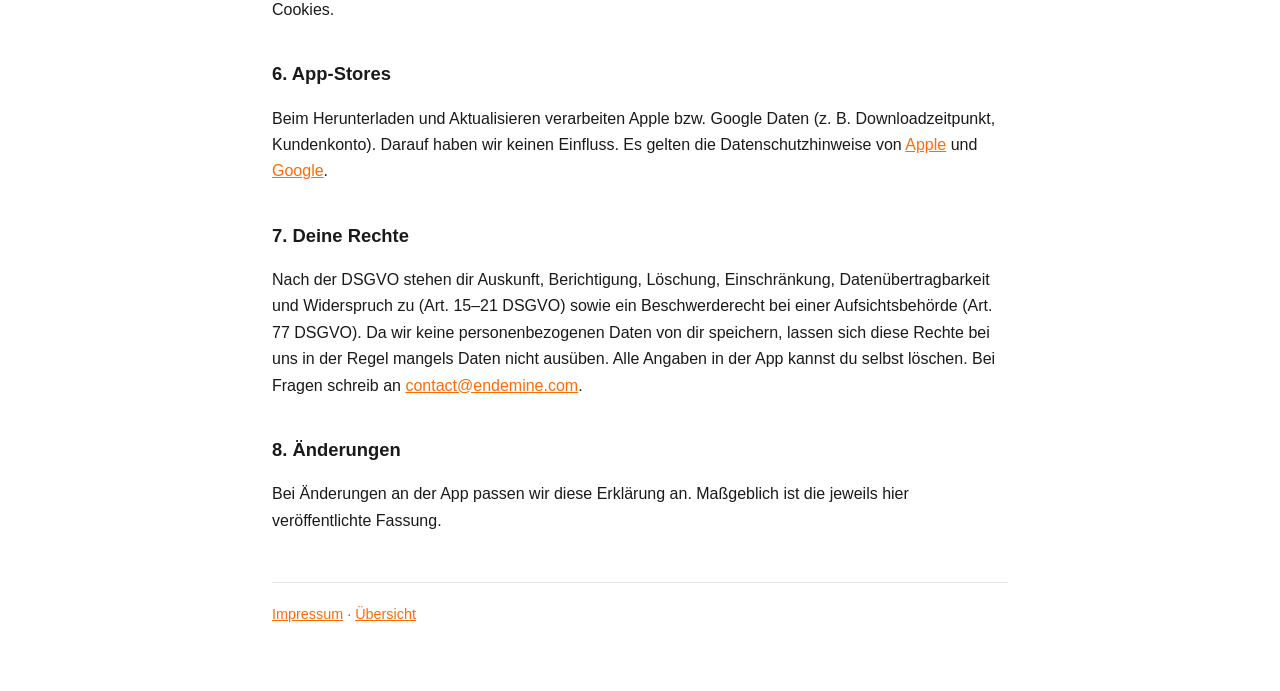
<file: docs/muslimnotes-datenschutz.html>
<!DOCTYPE html>
<html lang="de">
<head>
<meta charset="utf-8">
<meta name="viewport" content="width=device-width, initial-scale=1">
<title>Datenschutzerklärung – MuslimNotes</title>
<link rel="stylesheet" href="style.css">
</head>
<body>
<main>
<h1>Datenschutzerklärung</h1>
<p class="sub">Für die App „MuslimNotes“ (Android und iOS)</p>

<div class="box">
<strong>Kurzfassung:</strong> Die App hat kein Nutzerkonto, keine Werbung und kein Tracking.
Notizen, Favoriten und Einstellungen bleiben auf deinem Gerät. Dein Standort wird nur auf dem
Gerät verwendet, um Gebetszeiten und die Qibla-Richtung zu berechnen, und nicht an uns gesendet.
</div>

<h2>1. Verantwortlicher</h2>
<p>
Endemine OÜ<br>
Narva mnt 5, 10117 Tallinn, Estland<br>
Registrierungsnummer 17006805<br>
Vertreten durch Tommes Klaus Parzl
</p>
<p>E-Mail: <a href="mailto:contact@endemine.com">contact@endemine.com</a></p>

<h2>2. Daten, die nur auf deinem Gerät bleiben</h2>
<ul>
  <li><strong>Notizen, Favoriten, Lernfortschritt, Erinnerungen und Einstellungen</strong> werden im geschützten App-Speicher deines Geräts abgelegt. Sie werden nicht an uns übertragen. Beim Löschen der App verschwinden sie.</li>
  <li><strong>Standort (optional):</strong> Wenn du es erlaubst, liest die App deinen ungefähren oder genauen Standort, um Gebetszeiten, Qibla-Richtung und Entfernung zur Kaaba zu berechnen. Die Berechnung erfolgt vollständig auf dem Gerät. Der Standort wird nicht gespeichert, nicht an uns und nicht an Dritte gesendet. Ohne Erlaubnis kannst du die Stadt manuell wählen.</li>
  <li><strong>Kompass- und Bewegungssensoren</strong> werden nur für den Qibla-Kompass ausgewertet und nicht gespeichert.</li>
  <li><strong>Benachrichtigungen:</strong> Gebets-, Vers- und eigene Erinnerungen werden lokal auf dem Gerät geplant. Es gibt keine Push-Server.</li>
  <li><strong>Sprachausgabe:</strong> Arabische Texte beim Mitbeten werden vom Sprachdienst deines Geräts gesprochen.</li>
</ul>

<h2>3. Netzwerkzugriffe</h2>
<ul>
  <li><strong>Koran-Rezitation:</strong> Wenn du eine Rezitation abspielst oder herunterlädst, ruft die App die Audiodatei vom Islamic Network CDN (<code>cdn.islamic.network</code>) ab. Dabei erfährt der Anbieter deine IP-Adresse und die angefragte Datei. Der Korantext selbst und alle Lerninhalte sind in der App enthalten und funktionieren offline.</li>
  <li><strong>Laufzeitschutz:</strong> Zum Schutz vor Manipulation (z. B. umgepackte App, Debugger) nutzt die App die Sicherheitsbibliothek freeRASP von Talsec. Bei Sicherheitsvorfällen können technische Informationen über das Gerät und den Vorfall (z. B. Gerätemodell, Betriebssystemversion, Art der Bedrohung) anonymisiert an Talsec übertragen werden. Es werden keine Inhalte aus der App, keine Notizen und kein Standort übertragen. Weitere Informationen: <a href="https://www.talsec.app/privacy-policy">talsec.app/privacy-policy</a>.</li>
  <li><strong>Links:</strong> Spendenlinks und andere externe Links öffnen den Browser, erst wenn du sie antippst. Dann gelten die Datenschutzbestimmungen der jeweiligen Website.</li>
</ul>

<h2>4. App unterstützen (freiwilliger In-App-Kauf)</h2>
<p>Du kannst die Entwicklung freiwillig mit einem Betrag unterstützen. Der Kauf wird vollständig von Google Play bzw. dem Apple App Store abgewickelt. Wir erhalten weder Zahlungsdaten noch persönliche Angaben, nur die Bestätigung des Kaufs. Ein Unterstützer-Abzeichen wird lokal auf deinem Gerät gespeichert. Keine Funktion der App ist gesperrt.</p>

<h2>5. Kein Tracking, keine Werbung</h2>
<p>Es gibt keine Werbung, keine Analyse- oder Tracking-Dienste, keine Werbekennungen und keine Cookies.</p>

<h2>6. App-Stores</h2>
<p>Beim Herunterladen und Aktualisieren verarbeiten Apple bzw. Google Daten (z. B. Downloadzeitpunkt, Kundenkonto). Darauf haben wir keinen Einfluss. Es gelten die Datenschutzhinweise von
<a href="https://www.apple.com/legal/privacy/de-ww/">Apple</a> und
<a href="https://policies.google.com/privacy">Google</a>.</p>

<h2>7. Deine Rechte</h2>
<p>Nach der DSGVO stehen dir Auskunft, Berichtigung, Löschung, Einschränkung, Datenübertragbarkeit und Widerspruch zu (Art. 15–21 DSGVO) sowie ein Beschwerderecht bei einer Aufsichtsbehörde (Art. 77 DSGVO). Da wir keine personenbezogenen Daten von dir speichern, lassen sich diese Rechte bei uns in der Regel mangels Daten nicht ausüben. Alle Angaben in der App kannst du selbst löschen. Bei Fragen schreib an <a href="mailto:contact@endemine.com">contact@endemine.com</a>.</p>

<h2>8. Änderungen</h2>
<p>Bei Änderungen an der App passen wir diese Erklärung an. Maßgeblich ist die jeweils hier veröffentlichte Fassung.</p>

<footer>
<a href="impressum.html">Impressum</a> · <a href="index.html">Übersicht</a>
</footer>
</main>
</body>
</html>
</file>
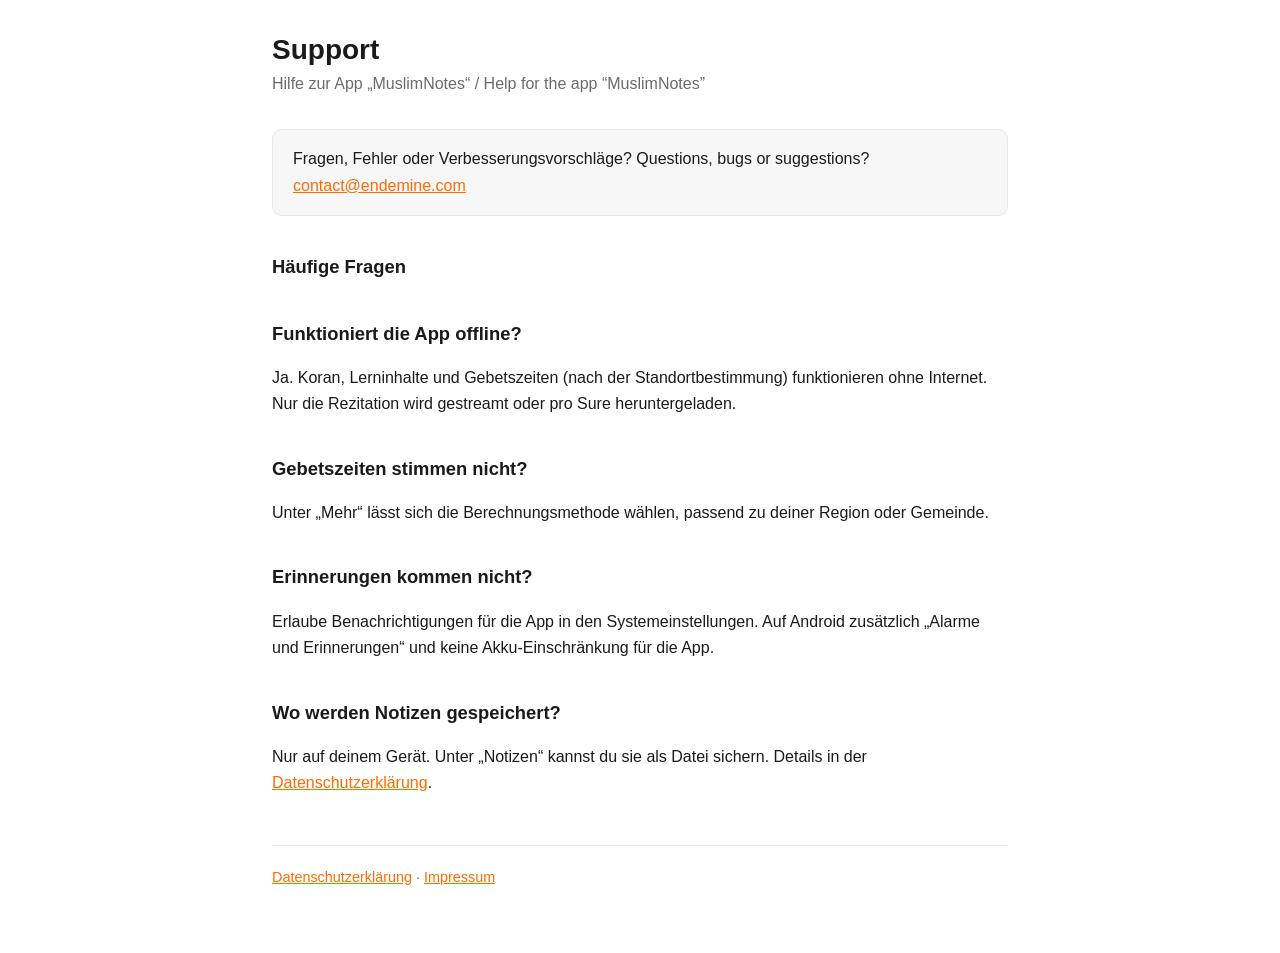
<file: docs/muslimnotes-support.html>
<!DOCTYPE html>
<html lang="de">
<head>
<meta charset="utf-8">
<meta name="viewport" content="width=device-width, initial-scale=1">
<title>Support – MuslimNotes</title>
<link rel="stylesheet" href="style.css">
</head>
<body>
<main>
<h1>Support</h1>
<p class="sub">Hilfe zur App „MuslimNotes“ / Help for the app “MuslimNotes”</p>

<div class="box">
Fragen, Fehler oder Verbesserungsvorschläge? Questions, bugs or suggestions?<br>
<a href="mailto:contact@endemine.com">contact@endemine.com</a>
</div>

<h2>Häufige Fragen</h2>

<h2>Funktioniert die App offline?</h2>
<p>Ja. Koran, Lerninhalte und Gebetszeiten (nach der Standortbestimmung) funktionieren ohne Internet. Nur die Rezitation wird gestreamt oder pro Sure heruntergeladen.</p>

<h2>Gebetszeiten stimmen nicht?</h2>
<p>Unter „Mehr“ lässt sich die Berechnungsmethode wählen, passend zu deiner Region oder Gemeinde.</p>

<h2>Erinnerungen kommen nicht?</h2>
<p>Erlaube Benachrichtigungen für die App in den Systemeinstellungen. Auf Android zusätzlich „Alarme und Erinnerungen“ und keine Akku-Einschränkung für die App.</p>

<h2>Wo werden Notizen gespeichert?</h2>
<p>Nur auf deinem Gerät. Unter „Notizen“ kannst du sie als Datei sichern. Details in der <a href="muslimnotes-datenschutz.html">Datenschutzerklärung</a>.</p>

<footer>
<a href="muslimnotes-datenschutz.html">Datenschutzerklärung</a> ·
<a href="impressum.html">Impressum</a>
</footer>
</main>
</body>
</html>
</file>
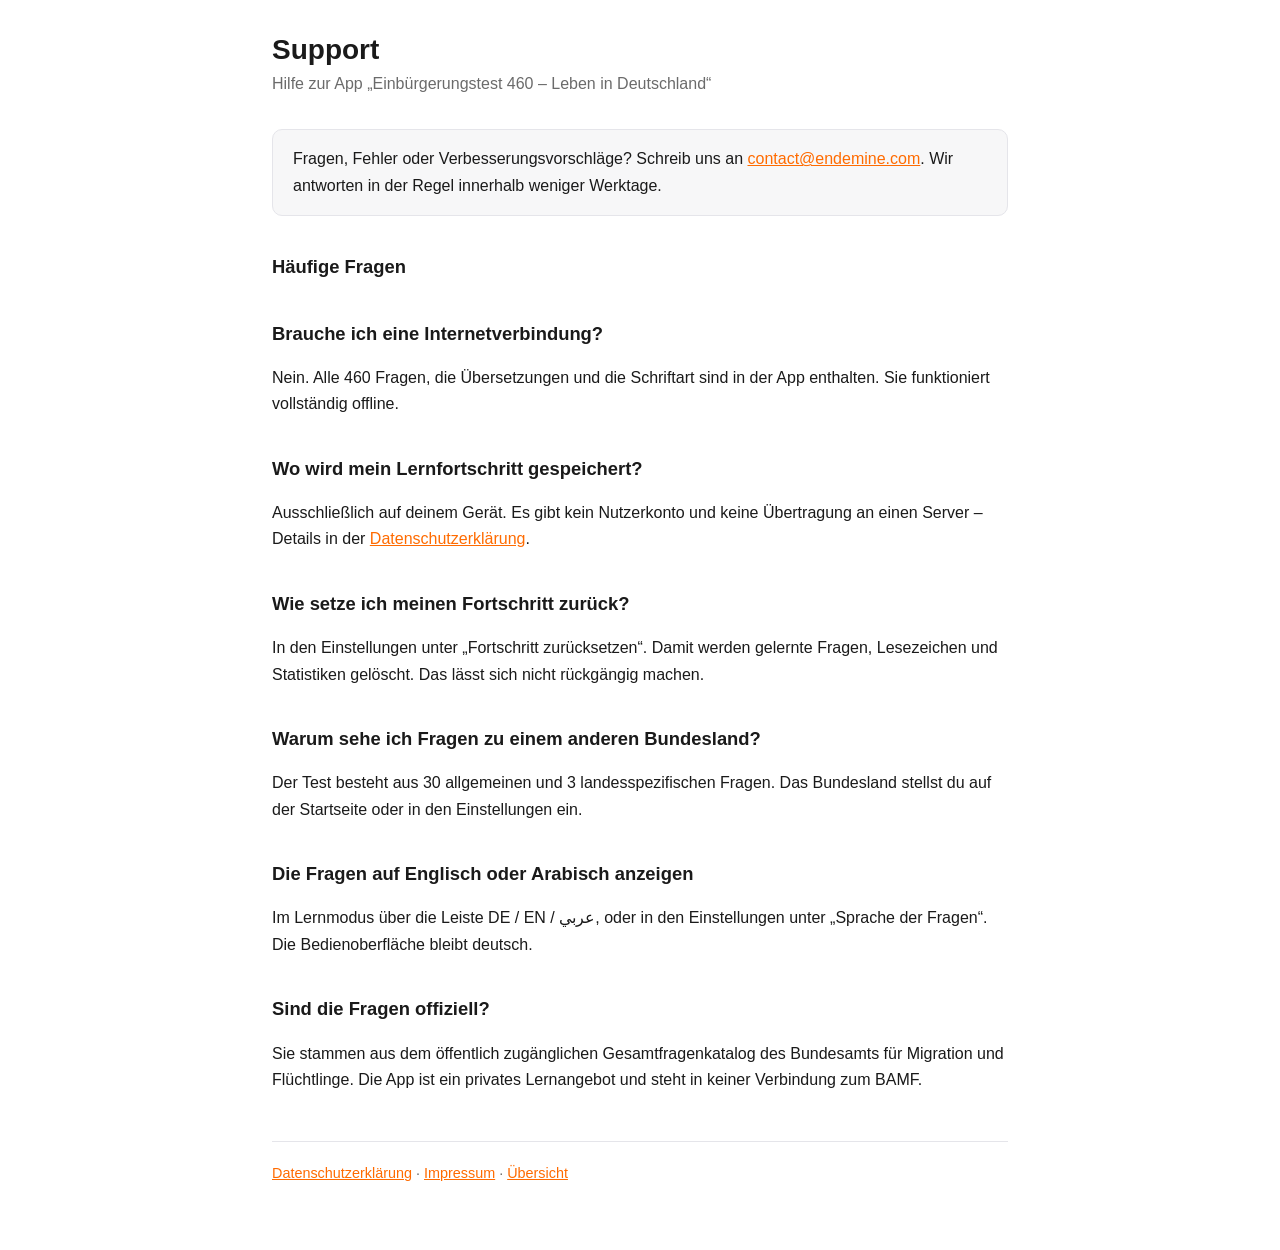
<file: docs/support.html>
<!DOCTYPE html>
<html lang="de">
<head>
<meta charset="utf-8">
<meta name="viewport" content="width=device-width, initial-scale=1">
<title>Support – Einbürgerungstest 460</title>
<link rel="stylesheet" href="style.css">
</head>
<body>
<main>
<h1>Support</h1>
<p class="sub">Hilfe zur App „Einbürgerungstest 460 – Leben in Deutschland“</p>

<div class="box">
Fragen, Fehler oder Verbesserungsvorschläge?
Schreib uns an <a href="mailto:contact@endemine.com">contact@endemine.com</a>.
Wir antworten in der Regel innerhalb weniger Werktage.
</div>

<h2>Häufige Fragen</h2>

<h2>Brauche ich eine Internetverbindung?</h2>
<p>Nein. Alle 460 Fragen, die Übersetzungen und die Schriftart sind in der App
enthalten. Sie funktioniert vollständig offline.</p>

<h2>Wo wird mein Lernfortschritt gespeichert?</h2>
<p>Ausschließlich auf deinem Gerät. Es gibt kein Nutzerkonto und keine
Übertragung an einen Server – Details in der
<a href="datenschutz.html">Datenschutzerklärung</a>.</p>

<h2>Wie setze ich meinen Fortschritt zurück?</h2>
<p>In den Einstellungen unter „Fortschritt zurücksetzen“. Damit werden gelernte
Fragen, Lesezeichen und Statistiken gelöscht. Das lässt sich nicht rückgängig
machen.</p>

<h2>Warum sehe ich Fragen zu einem anderen Bundesland?</h2>
<p>Der Test besteht aus 30 allgemeinen und 3 landesspezifischen Fragen. Das
Bundesland stellst du auf der Startseite oder in den Einstellungen ein.</p>

<h2>Die Fragen auf Englisch oder Arabisch anzeigen</h2>
<p>Im Lernmodus über die Leiste DE / EN / عربي, oder in den Einstellungen unter
„Sprache der Fragen“. Die Bedienoberfläche bleibt deutsch.</p>

<h2>Sind die Fragen offiziell?</h2>
<p>Sie stammen aus dem öffentlich zugänglichen Gesamtfragenkatalog des Bundesamts
für Migration und Flüchtlinge. Die App ist ein privates Lernangebot und steht in
keiner Verbindung zum BAMF.</p>

<footer>
<a href="datenschutz.html">Datenschutzerklärung</a> ·
<a href="impressum.html">Impressum</a> ·
<a href="index.html">Übersicht</a>
</footer>
</main>
</body>
</html>
</file>
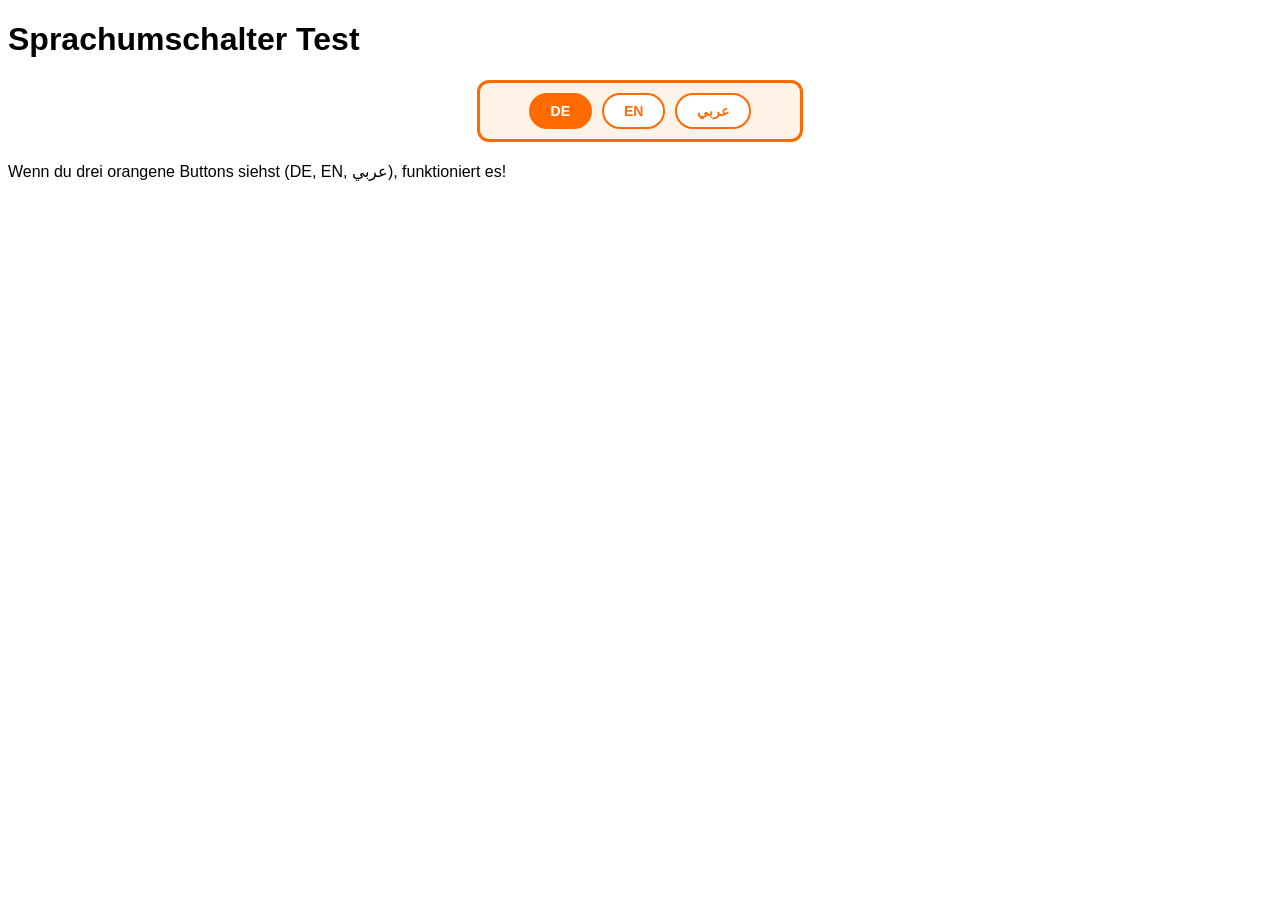
<file: webapp/test.html>
<!DOCTYPE html>
<html lang="de">
<head>
  <meta charset="UTF-8">
  <meta name="viewport" content="width=device-width, initial-scale=1.0">
  <title>Test</title>
</head>
<body style="font-family:Arial,sans-serif;">
  <h1>Sprachumschalter Test</h1>
  <div style="display:flex;justify-content:center;gap:10px;margin:20px auto;padding:10px;background:#FFF3E8;border-radius:12px;border:3px solid #FF6B00;max-width:300px;">
    <button style="padding:8px 20px;border:2px solid #FF6B00;border-radius:20px;background:#FF6B00;color:white;font-size:14px;font-weight:700;cursor:pointer;">DE</button>
    <button style="padding:8px 20px;border:2px solid #FF6B00;border-radius:20px;background:white;color:#FF6B00;font-size:14px;font-weight:700;cursor:pointer;">EN</button>
    <button style="padding:8px 20px;border:2px solid #FF6B00;border-radius:20px;background:white;color:#FF6B00;font-size:14px;font-weight:700;cursor:pointer;">عربي</button>
  </div>
  <p>Wenn du drei orangene Buttons siehst (DE, EN, عربي), funktioniert es!</p>
</body>
</html>
</file>
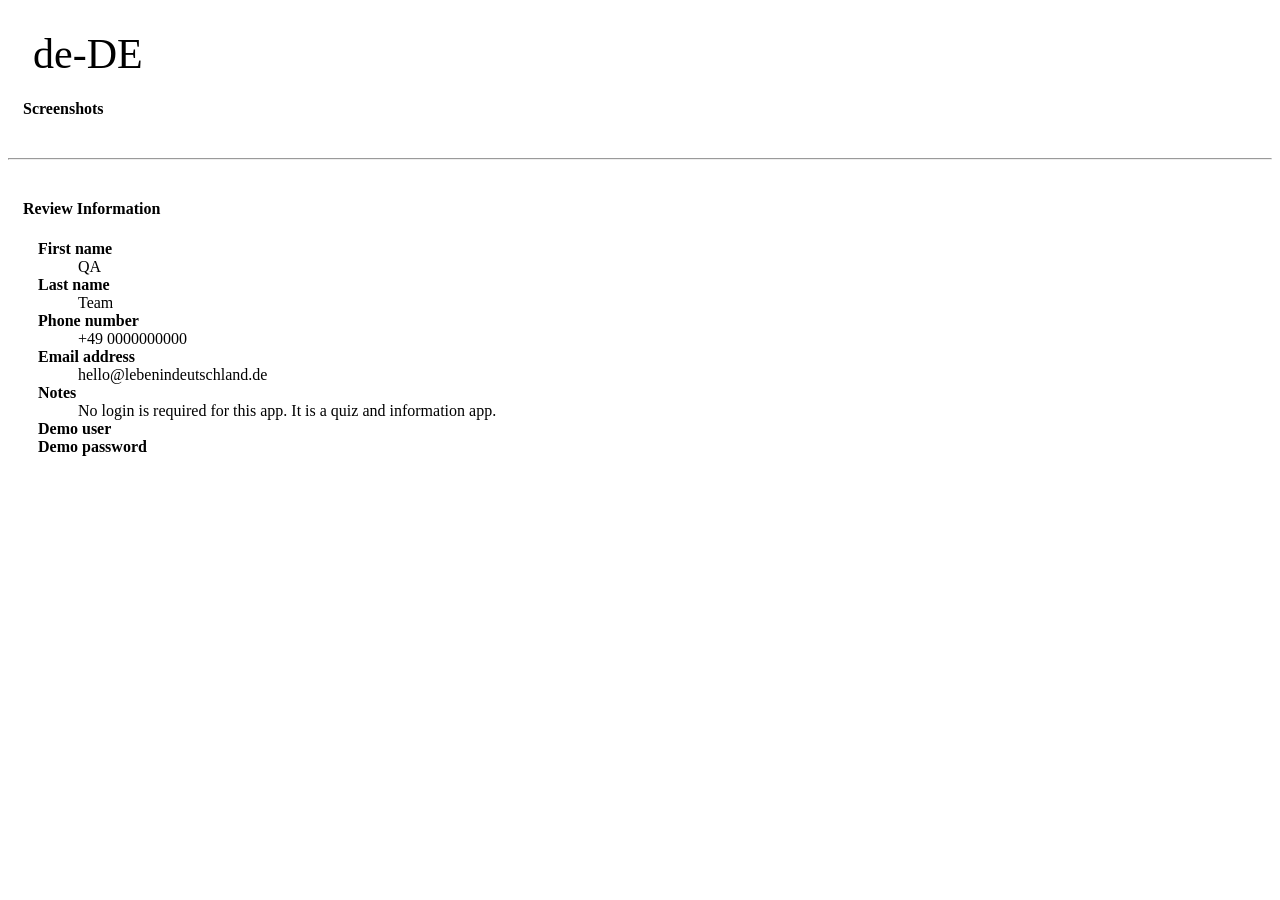
<file: project/fastlane/Preview.html>
<!DOCTYPE html>
<html>
    <head>
        <title>deliver - Einbürgerungstest a6eb38d9</title>
        <meta http-equiv="content-type" content="text/html; charset=UTF-8">
        <style>
          .app-name {
              font-size: 42px;
              font-family: 'Helvetica Neue', HelveticaNeue, Helvetica Neue;
              font-weight: 300;
              margin-top: 22px;
              margin-left: 25px;
              margin-right: 25px;
          }

          .app-subtitle {
              font-size: 26px;
              font-family: 'Helvetica Neue', HelveticaNeue, Helvetica Neue;
              font-weight: 300;
              margin-left: 25px;
              margin-right: 25px;
          }

          .app-urls {
              margin-left: 25px;
              font-size: 14px;
              margin-top: 4px;
              margin-right: 25px;
          }

          body {
              font-family: 'Helvetica Neue', HelveticaNeue;
          }

          hr {
            margin-top: 40px;
            margin-bottom: 40px;
          }

          .app-url-descr {
              height:22px;
              display: inline-block;
              font-weight: 500;
          }

          .app-url {
              color: #0056ba;
              font-weight: 300;
              margin-right: 10px;
          }

          .app-keyword {
              margin-left: 25px;
              margin-right: 25px;
              margin-top: 22px;
          }

          .cat-headline {
              font-weight: 700;
              margin-bottom: 5px;
          }



          .app-description {
              margin-left: 25px;
              margin-right: 25px;
              margin-top: 22px;
          }

          .app-description-text {
              font-weight: 300;
          }

          .app-changelog {
              margin-left: 25px;
              margin-right: 25px;
              margin-top: 22px;
              font-weight: 300;
          }

          .app-screenshots {
              margin-left: 15px;
              margin-right: 15px;
              margin-top: 22px;
          }

          .app-keyword-list {
              font-weight: 300;
          }

          .app-changelog-list {
              list-style-type: square;

              font-weight: 300;
          }

          ul {
              margin-top: 6px;
          }

          .app-screenshot-row {
              width: 100%;
              margin-top: 10px;
              margin-bottom: 10px;
          }

          .app-screenshot {
              width: calc(20% - 30px);
              margin-left: 10px;
              margin-right: 10px;
          }

          #app-screenshots .cat-headline {
              margin-left: 10px;
              margin-right: 10px;
          }
          .app-icons {
            overflow: hidden;
          }
          .app-icons img {
            width: 150px;
          }
          .app-icons .app-icon {
              float: left;
              margin-right: 20px;
          }

          .app-minor-information {
            margin-left: 15px;
            margin-right: 15px;
            margin-top: 22px;
          }

          .app-minor-information-key {
            font-weight: 700;
          }
        </style>
    </head>

    <body>
      <div class="app-icons">

        
        
      </div>
      
        
          <div class="app-name">
            de-DE
          </div>
        

        

        <div class="app-urls">
          
          
            
            
          
            
            
          
        </div>

        

        

        

        

        <div class="app-screenshots">
          <div class="cat-headline">Screenshots</div>

          
            
            

            
          
          </div>

        <hr />
      
      

      
        <div class="app-minor-information">
          <div class="cat-headline">Review Information</div>
          <dl class="app-minor-information">
            
                <dt class="app-minor-information-key">
                  First name
                </dt>
                <dd class="app-minor-information-text">
                  QA
                </dd>
            
                <dt class="app-minor-information-key">
                  Last name
                </dt>
                <dd class="app-minor-information-text">
                  Team
                </dd>
            
                <dt class="app-minor-information-key">
                  Phone number
                </dt>
                <dd class="app-minor-information-text">
                  +49 0000000000
                </dd>
            
                <dt class="app-minor-information-key">
                  Email address
                </dt>
                <dd class="app-minor-information-text">
                  hello@lebenindeutschland.de
                </dd>
            
                <dt class="app-minor-information-key">
                  Notes
                </dt>
                <dd class="app-minor-information-text">
                  No login is required for this app. It is a quiz and information app.
                </dd>
            
                <dt class="app-minor-information-key">
                  Demo user
                </dt>
                <dd class="app-minor-information-text">
                  
                </dd>
            
                <dt class="app-minor-information-key">
                  Demo password
                </dt>
                <dd class="app-minor-information-text">
                  
                </dd>
            
          </dl>
        </div>
      
    </body>
</html>
</file>
<file: docs/style.css>
:root {
  --bg: #ffffff; --fg: #1a1a1a; --muted: #6b6b6b;
  --accent: #ff6b00; --border: #e5e5ea; --card: #f7f7f8;
}
@media (prefers-color-scheme: dark) {
  :root { --bg: #121214; --fg: #f2f2f4; --muted: #a1a1aa;
          --border: #2a2a2e; --card: #1c1c1f; }
}
* { box-sizing: border-box; }
body {
  margin: 0; padding: 2rem 1.25rem 4rem;
  font: 16px/1.65 -apple-system, BlinkMacSystemFont, "Segoe UI", Roboto, sans-serif;
  color: var(--fg); background: var(--bg);
}
main { max-width: 46rem; margin: 0 auto; }
h1 { font-size: 1.75rem; line-height: 1.25; margin: 0 0 .25rem; }
h2 { font-size: 1.15rem; margin: 2.25rem 0 .5rem; }
.sub { color: var(--muted); margin: 0 0 2rem; }
a { color: var(--accent); }
ul { padding-left: 1.25rem; }
li { margin: .3rem 0; }
code { background: var(--card); padding: .1rem .35rem; border-radius: 4px; font-size: .9em; }
.box { background: var(--card); border: 1px solid var(--border);
       border-radius: 10px; padding: 1rem 1.25rem; margin: 1rem 0; }
.todo { border-color: var(--accent); }
.todo strong { color: var(--accent); }
footer { margin-top: 3rem; padding-top: 1.25rem; border-top: 1px solid var(--border);
         color: var(--muted); font-size: .9rem; }
</file>
<file: webapp/style.css>
/* ============================================
   Einbürgerungstest Pro - Styles
   Xiaomi-Stil: White + Orange (#FF6B00)
   ============================================ */

/* --- CSS Variablen --- */
:root {
  --primary: #FF6B00;
  --primary-light: #FF8533;
  --primary-dark: #CC5500;
  --primary-ghost: rgba(255, 107, 0, 0.1);
  --bg: #FFFFFF;
  --surface: #F5F5F5;
  --surface-hover: #EBEBEB;
  --text: #1A1A1A;
  --text-secondary: #8E8E93;
  --text-tertiary: #C7C7CC;
  --success: #34C759;
  --error: #FF3B30;
  --warning: #FF9500;
  --info: #5856D6;
  --border: #E5E5EA;
  --shadow-sm: 0 1px 3px rgba(0,0,0,0.04);
  --shadow-md: 0 4px 20px rgba(0,0,0,0.08);
  --shadow-lg: 0 8px 32px rgba(0,0,0,0.12);
  --card-radius: 16px;
  --button-radius: 12px;
  --transition: all 0.3s cubic-bezier(0.4, 0, 0.2, 1);
  --transition-fast: all 0.15s ease;
  --font: 'Inter', -apple-system, BlinkMacSystemFont, 'Segoe UI', Roboto, sans-serif;
  --max-width: 600px;
}

[data-theme="dark"] {
  --primary: #FF8533;
  --primary-light: #FF9F5C;
  --primary-dark: #FF6B00;
  --primary-ghost: rgba(255, 107, 0, 0.15);
  --bg: #1A1A1A;
  --surface: #2C2C2E;
  --surface-hover: #3A3A3C;
  --text: #FFFFFF;
  --text-secondary: #8E8E93;
  --text-tertiary: #636366;
  --border: #38383A;
  --shadow-sm: 0 1px 3px rgba(0,0,0,0.2);
  --shadow-md: 0 4px 20px rgba(0,0,0,0.3);
  --shadow-lg: 0 8px 32px rgba(0,0,0,0.4);
}

/* --- Reset & Base --- */
*, *::before, *::after {
  margin: 0;
  padding: 0;
  box-sizing: border-box;
}

html {
  font-size: 16px;
  -webkit-tap-highlight-color: transparent;
}

body {
  font-family: var(--font);
  background: var(--bg);
  color: var(--text);
  line-height: 1.5;
  min-height: 100vh;
  overflow-x: hidden;
  transition: background 0.3s ease, color 0.3s ease;
}

#app {
  max-width: var(--max-width);
  margin: 0 auto;
  min-height: 100vh;
  position: relative;
}

/* --- Screen Management --- */
.screen {
  display: none;
  min-height: 100vh;
  animation: fadeIn 0.3s ease;
}

.screen.active {
  display: flex;
  flex-direction: column;
}

@keyframes fadeIn {
  from { opacity: 0; transform: translateY(8px); }
  to { opacity: 1; transform: translateY(0); }
}

@keyframes slideUp {
  from { opacity: 0; transform: translateY(20px); }
  to { opacity: 1; transform: translateY(0); }
}

@keyframes pulse {
  0%, 100% { transform: scale(1); }
  50% { transform: scale(1.02); }
}

@keyframes spin {
  to { transform: rotate(360deg); }
}

@keyframes shake {
  0%, 100% { transform: translateX(0); }
  25% { transform: translateX(-5px); }
  75% { transform: translateX(5px); }
}

@keyframes confettiFall {
  0% { transform: translateY(-100%) rotate(0deg); opacity: 1; }
  100% { transform: translateY(100vh) rotate(720deg); opacity: 0; }
}

/* --- Loading Screen --- */
#loading-screen {
  display: none;
  align-items: center;
  justify-content: center;
  min-height: 100vh;
  background: var(--bg);
}

#loading-screen.active {
  display: flex;
}

.loading-container {
  display: flex;
  flex-direction: column;
  align-items: center;
  gap: 24px;
  animation: fadeIn 0.5s ease;
}

.loading-logo {
  display: flex;
  flex-direction: column;
  align-items: center;
  gap: 8px;
}

.logo-icon svg {
  width: 72px;
  height: 72px;
}

.loading-title {
  font-size: 1.5rem;
  font-weight: 800;
  color: var(--text);
  letter-spacing: -0.5px;
}

.loading-subtitle {
  font-size: 0.9375rem;
  color: var(--text-secondary);
  font-weight: 500;
}

.loading-spinner {
  width: 36px;
  height: 36px;
  border: 3px solid var(--border);
  border-top-color: var(--primary);
  border-radius: 50%;
  animation: spin 0.8s linear infinite;
}

.loading-text {
  font-size: 0.875rem;
  color: var(--text-secondary);
}

/* --- Header --- */
.app-header {
  padding: 16px 20px;
  background: var(--bg);
  position: sticky;
  top: 0;
  z-index: 100;
  border-bottom: 1px solid var(--border);
}

.header-content {
  display: flex;
  align-items: center;
  justify-content: space-between;
}

.header-logo {
  display: flex;
  align-items: center;
  gap: 12px;
}

.header-icon {
  width: 40px;
  height: 40px;
  flex-shrink: 0;
}

.header-text {
  display: flex;
  flex-direction: column;
}

.header-title {
  font-size: 1.0625rem;
  font-weight: 700;
  color: var(--text);
  line-height: 1.2;
}

.header-subtitle {
  font-size: 0.75rem;
  color: var(--text-secondary);
  font-weight: 500;
}

/* --- Icon Buttons --- */
.icon-btn {
  width: 40px;
  height: 40px;
  border-radius: 10px;
  border: none;
  background: var(--surface);
  color: var(--text);
  display: flex;
  align-items: center;
  justify-content: center;
  cursor: pointer;
  transition: var(--transition-fast);
}

.icon-btn:hover {
  background: var(--surface-hover);
}

.icon-btn:active {
  transform: scale(0.95);
}

.icon-btn svg {
  width: 20px;
  height: 20px;
}

#btn-dark-mode .dark-icon,
#btn-dark-mode .light-icon {
  font-size: 1.125rem;
  line-height: 1;
}

[data-theme="dark"] #btn-dark-mode .dark-icon { display: none; }
[data-theme="dark"] #btn-dark-mode .light-icon { display: block; }
:not([data-theme="dark"]) #btn-dark-mode .dark-icon { display: block; }
:not([data-theme="dark"]) #btn-dark-mode .light-icon { display: none; }

/* --- Sub Header --- */
.sub-header {
  padding: 16px 20px;
  background: var(--bg);
  position: sticky;
  top: 0;
  z-index: 100;
  border-bottom: 1px solid var(--border);
  display: flex;
  align-items: center;
  justify-content: space-between;
  gap: 12px;
}

.sub-header-title {
  font-size: 1.125rem;
  font-weight: 700;
  color: var(--text);
  flex: 1;
  text-align: center;
}

.sub-header .placeholder {
  width: 40px;
}

/* --- Buttons --- */
.btn {
  display: inline-flex;
  align-items: center;
  justify-content: center;
  gap: 8px;
  padding: 12px 20px;
  border-radius: var(--button-radius);
  font-family: var(--font);
  font-size: 0.9375rem;
  font-weight: 600;
  border: none;
  cursor: pointer;
  transition: var(--transition-fast);
  white-space: nowrap;
}

.btn:active {
  transform: scale(0.97);
}

.btn svg {
  width: 18px;
  height: 18px;
  flex-shrink: 0;
}

.btn-primary {
  background: var(--primary);
  color: #fff;
}

.btn-primary:hover {
  background: var(--primary-dark);
}

.btn-secondary {
  background: var(--surface);
  color: var(--text);
}

.btn-secondary:hover {
  background: var(--surface-hover);
}

.btn-danger {
  background: var(--error);
  color: #fff;
}

.btn-danger:hover {
  background: #D6302A;
}

.btn-success {
  background: var(--success);
  color: #fff;
}

/* --- Card --- */
.card {
  background: var(--surface);
  border-radius: var(--card-radius);
  box-shadow: var(--shadow-sm);
  border: 1px solid var(--border);
  transition: var(--transition);
}

/* --- Main Content --- */
.main-content {
  padding: 16px 20px 24px;
  display: flex;
  flex-direction: column;
  gap: 16px;
  flex: 1;
}

/* --- Bundesland Bar --- */
.bundesland-bar {
  display: flex;
  align-items: center;
  gap: 10px;
  padding: 12px 16px;
  background: var(--surface);
  border-radius: var(--button-radius);
  border: 1px solid var(--border);
}

.bundesland-bar label {
  font-size: 0.8125rem;
  font-weight: 600;
  color: var(--text-secondary);
  white-space: nowrap;
}

.bundesland-select,
.settings-select {
  flex: 1;
  background: transparent;
  border: none;
  font-family: var(--font);
  font-size: 0.875rem;
  font-weight: 600;
  color: var(--text);
  cursor: pointer;
  outline: none;
  appearance: none;
  -webkit-appearance: none;
  padding-right: 20px;
  background-image: url("data:image/svg+xml,%3Csvg xmlns='http://www.w3.org/2000/svg' width='16' height='16' viewBox='0 0 24 24' fill='none' stroke='%238E8E93' stroke-width='2'%3E%3Cpath d='M6 9l6 6 6-6'/%3E%3C/svg%3E");
  background-repeat: no-repeat;
  background-position: right center;
}

/* --- Quiz Start Card --- */
.quiz-start-card {
  background: linear-gradient(135deg, var(--primary) 0%, var(--primary-dark) 100%);
  color: #fff;
  padding: 20px;
  cursor: pointer;
  position: relative;
  overflow: hidden;
  border: none;
  transition: var(--transition);
  animation: slideUp 0.4s ease;
}

.quiz-start-card:hover {
  transform: translateY(-2px);
  box-shadow: var(--shadow-lg);
}

.quiz-start-card:active {
  transform: scale(0.98);
}

.quiz-start-content {
  display: flex;
  align-items: center;
  justify-content: space-between;
  position: relative;
  z-index: 1;
}

.quiz-start-title {
  font-size: 1.25rem;
  font-weight: 800;
  color: #fff;
  margin-bottom: 6px;
}

.quiz-start-desc {
  font-size: 0.8125rem;
  color: rgba(255,255,255,0.85);
  display: flex;
  align-items: center;
  gap: 6px;
  flex-wrap: wrap;
}

.dot {
  opacity: 0.5;
}

.quiz-start-arrow {
  width: 40px;
  height: 40px;
  border-radius: 50%;
  background: rgba(255,255,255,0.2);
  display: flex;
  align-items: center;
  justify-content: center;
  flex-shrink: 0;
}

.quiz-start-arrow svg {
  width: 20px;
  height: 20px;
  color: #fff;
}

.quiz-start-progress {
  position: absolute;
  bottom: 0;
  left: 0;
  right: 0;
  height: 3px;
  background: rgba(255,255,255,0.15);
}

.progress-line {
  width: 0%;
  height: 100%;
  background: rgba(255,255,255,0.5);
  border-radius: 2px;
  transition: width 2s ease;
}

.quiz-start-card:hover .progress-line {
  width: 100%;
}

/* --- Stats Row --- */
.stats-row {
  display: grid;
  grid-template-columns: repeat(3, 1fr);
  gap: 12px;
  animation: slideUp 0.4s ease 0.1s both;
}

.stat-card {
  padding: 16px 8px;
  display: flex;
  flex-direction: column;
  align-items: center;
  text-align: center;
  gap: 6px;
}

.stat-icon {
  width: 36px;
  height: 36px;
  border-radius: 10px;
  display: flex;
  align-items: center;
  justify-content: center;
}

.stat-icon svg {
  width: 20px;
  height: 20px;
}

.icon-questions {
  background: var(--primary-ghost);
  color: var(--primary);
}

.icon-learned {
  background: rgba(52, 199, 89, 0.1);
  color: var(--success);
}

.icon-quizzes {
  background: rgba(88, 86, 214, 0.1);
  color: var(--info);
}

.stat-number {
  font-size: 1.25rem;
  font-weight: 800;
  color: var(--text);
  line-height: 1.2;
}

.stat-label {
  font-size: 0.6875rem;
  font-weight: 600;
  color: var(--text-secondary);
  text-transform: uppercase;
  letter-spacing: 0.3px;
}

/* --- Menu List --- */
.menu-list {
  display: flex;
  flex-direction: column;
  gap: 4px;
  background: var(--surface);
  border-radius: var(--card-radius);
  border: 1px solid var(--border);
  overflow: hidden;
  animation: slideUp 0.4s ease 0.2s both;
}

.menu-item {
  display: flex;
  align-items: center;
  gap: 14px;
  padding: 14px 16px;
  background: transparent;
  border: none;
  cursor: pointer;
  transition: var(--transition-fast);
  font-family: var(--font);
  color: var(--text);
  text-align: left;
  width: 100%;
}

.menu-item:hover {
  background: var(--surface-hover);
}

.menu-item:active {
  background: var(--surface-hover);
}

.menu-icon {
  width: 36px;
  height: 36px;
  border-radius: 10px;
  display: flex;
  align-items: center;
  justify-content: center;
  flex-shrink: 0;
}

.menu-icon svg {
  width: 20px;
  height: 20px;
}

.icon-learn { background: var(--primary-ghost); color: var(--primary); }
.icon-quiz { background: rgba(0, 122, 255, 0.1); color: #007AFF; }
.icon-stats { background: rgba(175, 82, 222, 0.1); color: #AF52DE; }
.icon-bookmarks { background: rgba(255, 149, 0, 0.1); color: var(--warning); }
.icon-settings { background: rgba(142, 142, 147, 0.1); color: var(--text-secondary); }

.menu-text {
  flex: 1;
  font-size: 0.9375rem;
  font-weight: 600;
}

.menu-arrow {
  width: 16px;
  height: 16px;
  color: var(--text-tertiary);
  flex-shrink: 0;
}

/* --- Motivation Card --- */
.motivation-card {
  padding: 20px;
  text-align: center;
  background: linear-gradient(135deg, var(--primary-ghost) 0%, rgba(255, 107, 0, 0.05) 100%);
  border-radius: var(--card-radius);
  border: 1px solid rgba(255, 107, 0, 0.1);
  animation: slideUp 0.4s ease 0.3s both;
}

.motivation-text {
  font-size: 1.125rem;
  font-weight: 700;
  color: var(--primary);
  margin-bottom: 4px;
}

.motivation-sub {
  font-size: 0.8125rem;
  color: var(--text-secondary);
}

/* ============================================
   QUIZ SCREEN
   ============================================ */

.quiz-header {
  padding: 12px 20px;
  background: var(--bg);
  position: sticky;
  top: 0;
  z-index: 100;
  border-bottom: 1px solid var(--border);
  display: flex;
  align-items: center;
  justify-content: space-between;
  gap: 12px;
}

.quiz-header-center {
  flex: 1;
  text-align: center;
}

.quiz-timer {
  font-size: 1.25rem;
  font-weight: 800;
  color: var(--text);
  font-variant-numeric: tabular-nums;
  line-height: 1.2;
}

.quiz-timer.warning {
  color: var(--error);
  animation: pulse 1s infinite;
}

.quiz-progress-text {
  font-size: 0.75rem;
  color: var(--text-secondary);
  font-weight: 500;
}

.quiz-placeholder {
  width: 40px;
}

/* Timer Bar */
.timer-bar-container {
  height: 3px;
  background: var(--surface);
  position: sticky;
  top: 61px;
  z-index: 99;
}

.timer-bar {
  height: 100%;
  width: 100%;
  background: var(--primary);
  transition: width 1s linear, background 0.3s ease;
}

.timer-bar.warning {
  background: var(--error);
}

/* Progress Bar */
.quiz-progress-bar-container {
  height: 3px;
  background: var(--surface);
  margin-top: 1px;
}

.quiz-progress-bar {
  height: 100%;
  width: 0%;
  background: var(--success);
  transition: width 0.3s ease;
}

/* Question Circles */
.question-circles-container {
  padding: 12px 20px;
  overflow-x: auto;
  -webkit-overflow-scrolling: touch;
  background: var(--bg);
  border-bottom: 1px solid var(--border);
  position: sticky;
  top: 65px;
  z-index: 98;
}

.question-circles {
  display: flex;
  gap: 8px;
  min-width: max-content;
}

.question-circle {
  width: 32px;
  height: 32px;
  border-radius: 50%;
  display: flex;
  align-items: center;
  justify-content: center;
  font-size: 0.75rem;
  font-weight: 700;
  border: 2px solid var(--border);
  background: var(--bg);
  color: var(--text-secondary);
  cursor: pointer;
  transition: var(--transition-fast);
  flex-shrink: 0;
}

.question-circle:hover {
  border-color: var(--primary);
  color: var(--primary);
}

.question-circle.current {
  border-color: var(--primary);
  background: var(--primary);
  color: #fff;
}

.question-circle.answered {
  border-color: var(--success);
  background: var(--success);
  color: #fff;
}

.question-circle.wrong {
  border-color: var(--error);
  background: var(--error);
  color: #fff;
}

/* Quiz Main */
.quiz-main {
  padding: 16px 20px;
  display: flex;
  flex-direction: column;
  gap: 16px;
  flex: 1;
  overflow-y: auto;
}

.quiz-question-card {
  padding: 20px;
  background: var(--surface);
}

.quiz-question-number {
  font-size: 0.75rem;
  font-weight: 700;
  color: var(--primary);
  text-transform: uppercase;
  letter-spacing: 0.5px;
  margin-bottom: 8px;
}

.quiz-question-text {
  font-size: 1.0625rem;
  font-weight: 600;
  color: var(--text);
  line-height: 1.5;
}

/* Answer Buttons */
.quiz-answers {
  display: flex;
  flex-direction: column;
  gap: 10px;
}

.answer-btn {
  display: flex;
  align-items: flex-start;
  gap: 14px;
  padding: 16px;
  background: var(--surface);
  border: 2px solid var(--border);
  border-radius: var(--button-radius);
  cursor: pointer;
  transition: var(--transition-fast);
  font-family: var(--font);
  color: var(--text);
  text-align: left;
  width: 100%;
  font-size: 0.9375rem;
  line-height: 1.4;
}

.answer-btn:hover {
  border-color: var(--primary);
  background: var(--primary-ghost);
}

.answer-letter {
  width: 28px;
  height: 28px;
  border-radius: 50%;
  background: var(--border);
  color: var(--text-secondary);
  display: flex;
  align-items: center;
  justify-content: center;
  font-size: 0.8125rem;
  font-weight: 700;
  flex-shrink: 0;
}

.answer-btn.selected {
  border-color: var(--primary);
  background: var(--primary-ghost);
}

.answer-btn.selected .answer-letter {
  background: var(--primary);
  color: #fff;
}

.answer-btn.correct {
  border-color: var(--success);
  background: rgba(52, 199, 89, 0.1);
}

.answer-btn.correct .answer-letter {
  background: var(--success);
  color: #fff;
}

.answer-btn.incorrect {
  border-color: var(--error);
  background: rgba(255, 59, 48, 0.1);
}

.answer-btn.incorrect .answer-letter {
  background: var(--error);
  color: #fff;
}

/* Quiz Footer */
.quiz-footer {
  padding: 12px 20px;
  background: var(--bg);
  border-top: 1px solid var(--border);
  display: flex;
  align-items: center;
  justify-content: space-between;
  gap: 10px;
  position: sticky;
  bottom: 0;
  z-index: 100;
}

.quiz-footer .btn {
  padding: 10px 16px;
  font-size: 0.875rem;
}

.quiz-footer .btn svg {
  width: 16px;
  height: 16px;
}

#btn-quiz-end {
  font-size: 0.8125rem;
  padding: 8px 14px;
}

/* ============================================
   RESULT SCREEN
   ============================================ */

.result-header {
  padding: 16px 20px;
  background: var(--bg);
  position: sticky;
  top: 0;
  z-index: 100;
  border-bottom: 1px solid var(--border);
  display: flex;
  align-items: center;
  justify-content: space-between;
}

.result-header-title {
  font-size: 1.125rem;
  font-weight: 700;
  flex: 1;
  text-align: center;
}

.result-main {
  padding: 24px 20px;
  display: flex;
  flex-direction: column;
  gap: 20px;
  flex: 1;
}

.result-status {
  text-align: center;
  animation: slideUp 0.4s ease;
}

.result-icon {
  font-size: 4rem;
  line-height: 1;
  margin-bottom: 12px;
}

.result-title {
  font-size: 1.75rem;
  font-weight: 800;
  margin-bottom: 4px;
}

.result-title.passed {
  color: var(--success);
}

.result-title.failed {
  color: var(--error);
}

.result-subtitle {
  font-size: 0.9375rem;
  color: var(--text-secondary);
}

/* Score Circle */
.score-circle-container {
  display: flex;
  flex-direction: column;
  align-items: center;
  gap: 10px;
}

.score-circle {
  position: relative;
  width: 140px;
  height: 140px;
}

.score-circle-svg {
  width: 100%;
  height: 100%;
  transform: rotate(-90deg);
}

.score-progress {
  transition: stroke-dashoffset 1.5s ease;
}

.score-text {
  position: absolute;
  top: 50%;
  left: 50%;
  transform: translate(-50%, -50%);
  text-align: center;
}

.score-number {
  font-size: 2.5rem;
  font-weight: 800;
  color: var(--text);
}

.score-total {
  font-size: 1.25rem;
  color: var(--text-secondary);
  font-weight: 600;
}

.score-needed {
  font-size: 0.8125rem;
  color: var(--text-secondary);
  font-weight: 500;
}

/* Result Answers */
.result-answers {
  padding: 16px;
}

.result-answers-title {
  font-size: 1rem;
  font-weight: 700;
  color: var(--text);
  margin-bottom: 12px;
}

.result-answers-list {
  display: flex;
  flex-direction: column;
  gap: 8px;
}

.result-answer-item {
  display: flex;
  align-items: flex-start;
  gap: 10px;
  padding: 10px 12px;
  border-radius: 10px;
  background: var(--bg);
  font-size: 0.8125rem;
  transition: var(--transition-fast);
}

.result-answer-item.correct {
  border-left: 3px solid var(--success);
}

.result-answer-item.incorrect {
  border-left: 3px solid var(--error);
}

.result-answer-icon {
  flex-shrink: 0;
  font-size: 1rem;
  margin-top: 1px;
}

.result-answer-text {
  flex: 1;
  line-height: 1.4;
  color: var(--text);
}

/* Result Footer */
.result-footer {
  padding: 16px 20px;
  background: var(--bg);
  border-top: 1px solid var(--border);
  display: flex;
  flex-direction: column;
  gap: 10px;
  position: sticky;
  bottom: 0;
  z-index: 100;
}

.result-footer .btn {
  width: 100%;
}

/* Confetti Canvas */
#confetti-canvas {
  position: fixed;
  top: 0;
  left: 0;
  width: 100%;
  height: 100%;
  pointer-events: none;
  z-index: 1000;
}

/* ============================================
   LEARN SCREEN
   ============================================ */

.learn-main {
  padding: 16px 20px;
  display: flex;
  flex-direction: column;
  gap: 16px;
  flex: 1;
}

/* Search */
.search-bar {
  display: flex;
  align-items: center;
  gap: 10px;
  padding: 12px 16px;
  background: var(--surface);
  border-radius: var(--button-radius);
  border: 1px solid var(--border);
  transition: var(--transition-fast);
}

.search-bar:focus-within {
  border-color: var(--primary);
  box-shadow: 0 0 0 3px var(--primary-ghost);
}

.search-icon {
  width: 18px;
  height: 18px;
  color: var(--text-secondary);
  flex-shrink: 0;
}

.search-input {
  flex: 1;
  background: transparent;
  border: none;
  font-family: var(--font);
  font-size: 0.9375rem;
  color: var(--text);
  outline: none;
}

.search-input::placeholder {
  color: var(--text-tertiary);
}

/* Filter Tags */
.filter-tags {
  display: flex;
  gap: 8px;
  overflow-x: auto;
  -webkit-overflow-scrolling: touch;
  padding-bottom: 4px;
  scrollbar-width: none;
}

.filter-tags::-webkit-scrollbar {
  display: none;
}

.filter-tag {
  padding: 8px 14px;
  border-radius: 20px;
  border: 1px solid var(--border);
  background: var(--bg);
  color: var(--text-secondary);
  font-family: var(--font);
  font-size: 0.8125rem;
  font-weight: 600;
  cursor: pointer;
  transition: var(--transition-fast);
  white-space: nowrap;
  flex-shrink: 0;
}

.filter-tag:hover {
  border-color: var(--primary);
  color: var(--primary);
}

.filter-tag.active {
  background: var(--primary);
  color: #fff;
  border-color: var(--primary);
}

/* Learn Questions List */
.learn-questions-list {
  display: flex;
  flex-direction: column;
  gap: 10px;
}

.learn-question-item {
  background: var(--surface);
  border-radius: var(--card-radius);
  border: 1px solid var(--border);
  overflow: hidden;
  transition: var(--transition-fast);
}

.learn-question-item:hover {
  box-shadow: var(--shadow-md);
}

.learn-question-header {
  display: flex;
  align-items: flex-start;
  gap: 12px;
  padding: 16px;
  cursor: pointer;
  width: 100%;
  background: transparent;
  border: none;
  font-family: var(--font);
  text-align: left;
  color: var(--text);
}

.learn-question-num {
  width: 32px;
  height: 32px;
  border-radius: 50%;
  background: var(--primary-ghost);
  color: var(--primary);
  display: flex;
  align-items: center;
  justify-content: center;
  font-size: 0.75rem;
  font-weight: 700;
  flex-shrink: 0;
}

.learn-question-num.learned {
  background: var(--success);
  color: #fff;
}

.learn-question-content {
  flex: 1;
}

.learn-question-text {
  font-size: 0.9375rem;
  font-weight: 600;
  line-height: 1.4;
  margin-bottom: 6px;
}

.learn-question-meta {
  display: flex;
  align-items: center;
  gap: 8px;
  font-size: 0.75rem;
  color: var(--text-secondary);
}

.learn-question-category {
  padding: 2px 8px;
  border-radius: 10px;
  background: var(--bg);
  font-weight: 600;
}

.learn-question-actions {
  display: flex;
  align-items: center;
  gap: 8px;
}

.learn-action-btn {
  width: 32px;
  height: 32px;
  border-radius: 50%;
  border: none;
  background: transparent;
  color: var(--text-tertiary);
  cursor: pointer;
  display: flex;
  align-items: center;
  justify-content: center;
  transition: var(--transition-fast);
  flex-shrink: 0;
}

.learn-action-btn:hover {
  background: var(--bg);
}

.learn-action-btn svg {
  width: 18px;
  height: 18px;
}

.learn-action-btn.bookmarked {
  color: var(--warning);
}

.learn-action-btn.learned {
  color: var(--success);
}

/* Expanded Question */
.learn-question-body {
  padding: 0 16px 16px;
  display: none;
  animation: slideUp 0.2s ease;
}

.learn-question-body.expanded {
  display: block;
}

.learn-answer-options {
  display: flex;
  flex-direction: column;
  gap: 8px;
}

.learn-answer-option {
  display: flex;
  align-items: flex-start;
  gap: 10px;
  padding: 12px 14px;
  border-radius: 10px;
  border: 1px solid var(--border);
  background: var(--bg);
  cursor: pointer;
  transition: var(--transition-fast);
  font-family: var(--font);
  font-size: 0.875rem;
  color: var(--text);
  text-align: left;
  width: 100%;
  line-height: 1.4;
}

.learn-answer-option:hover {
  border-color: var(--primary);
}

.learn-answer-option .answer-letter {
  width: 24px;
  height: 24px;
  font-size: 0.75rem;
}

.learn-answer-option.correct {
  border-color: var(--success);
  background: rgba(52, 199, 89, 0.08);
}

.learn-answer-option.correct .answer-letter {
  background: var(--success);
  color: #fff;
}

.learn-answer-option.wrong {
  border-color: var(--error);
  background: rgba(255, 59, 48, 0.08);
}

.learn-answer-option.wrong .answer-letter {
  background: var(--error);
  color: #fff;
}

.learn-answer-feedback {
  margin-top: 10px;
  padding: 10px 14px;
  border-radius: 10px;
  font-size: 0.8125rem;
  font-weight: 600;
  display: none;
}

.learn-answer-feedback.show {
  display: block;
}

.learn-answer-feedback.correct {
  background: rgba(52, 199, 89, 0.1);
  color: var(--success);
}

.learn-answer-feedback.wrong {
  background: rgba(255, 59, 48, 0.1);
  color: var(--error);
}

/* ============================================
   STATISTICS SCREEN
   ============================================ */

.stats-main {
  padding: 16px 20px;
  display: flex;
  flex-direction: column;
  gap: 16px;
  flex: 1;
}

.stats-card-title {
  font-size: 1rem;
  font-weight: 700;
  color: var(--text);
  margin-bottom: 14px;
}

/* Stats Progress Card */
.stats-progress-card {
  padding: 20px;
}

.stats-circle-container {
  display: flex;
  flex-direction: column;
  align-items: center;
  gap: 10px;
}

.stats-circle {
  position: relative;
  width: 120px;
  height: 120px;
}

.stats-circle-svg {
  width: 100%;
  height: 100%;
  transform: rotate(-90deg);
}

.stats-progress-circle {
  transition: stroke-dashoffset 1s ease;
}

.stats-circle-text {
  position: absolute;
  top: 50%;
  left: 50%;
  transform: translate(-50%, -50%);
  display: flex;
  align-items: baseline;
  gap: 1px;
}

.stats-circle-number {
  font-size: 2rem;
  font-weight: 800;
  color: var(--text);
}

.stats-circle-percent {
  font-size: 1rem;
  font-weight: 600;
  color: var(--text-secondary);
}

.stats-circle-label {
  font-size: 0.8125rem;
  color: var(--text-secondary);
  font-weight: 500;
}

/* Category Bars */
.stats-categories-card {
  padding: 20px;
}

.stats-category-bars {
  display: flex;
  flex-direction: column;
  gap: 14px;
}

.category-bar-item {
  display: flex;
  flex-direction: column;
  gap: 6px;
}

.category-bar-header {
  display: flex;
  justify-content: space-between;
  font-size: 0.8125rem;
}

.category-bar-name {
  font-weight: 600;
  color: var(--text);
}

.category-bar-value {
  color: var(--text-secondary);
  font-weight: 500;
}

.category-bar-track {
  height: 8px;
  background: var(--bg);
  border-radius: 4px;
  overflow: hidden;
}

.category-bar-fill {
  height: 100%;
  background: linear-gradient(90deg, var(--primary) 0%, var(--primary-light) 100%);
  border-radius: 4px;
  transition: width 0.8s ease;
  min-width: 4px;
}

/* Quiz History */
.stats-history-card {
  padding: 20px;
}

.stats-history-list {
  display: flex;
  flex-direction: column;
  gap: 10px;
}

.history-item {
  display: flex;
  align-items: center;
  gap: 12px;
  padding: 12px 14px;
  border-radius: 10px;
  background: var(--bg);
}

.history-score {
  width: 44px;
  height: 44px;
  border-radius: 50%;
  display: flex;
  align-items: center;
  justify-content: center;
  font-size: 0.8125rem;
  font-weight: 700;
  flex-shrink: 0;
}

.history-score.passed {
  background: rgba(52, 199, 89, 0.1);
  color: var(--success);
}

.history-score.failed {
  background: rgba(255, 59, 48, 0.1);
  color: var(--error);
}

.history-info {
  flex: 1;
}

.history-date {
  font-size: 0.8125rem;
  font-weight: 600;
  color: var(--text);
}

.history-detail {
  font-size: 0.75rem;
  color: var(--text-secondary);
}

.history-badge {
  padding: 4px 10px;
  border-radius: 10px;
  font-size: 0.6875rem;
  font-weight: 700;
}

.history-badge.passed {
  background: rgba(52, 199, 89, 0.1);
  color: var(--success);
}

.history-badge.failed {
  background: rgba(255, 59, 48, 0.1);
  color: var(--error);
}

/* Success Rate */
.stats-rate-card {
  padding: 20px;
}

.rate-display {
  display: flex;
  flex-direction: column;
  align-items: center;
  gap: 12px;
}

.rate-number {
  font-size: 2.5rem;
  font-weight: 800;
  color: var(--primary);
}

.rate-bar-container {
  width: 100%;
  height: 12px;
  background: var(--bg);
  border-radius: 6px;
  overflow: hidden;
}

.rate-bar {
  height: 100%;
  background: linear-gradient(90deg, var(--primary) 0%, var(--success) 100%);
  border-radius: 6px;
  transition: width 0.8s ease;
}

.rate-detail {
  font-size: 0.8125rem;
  color: var(--text-secondary);
}

/* ============================================
   BOOKMARKS SCREEN
   ============================================ */

.bookmarks-main {
  padding: 16px 20px;
  flex: 1;
}

.bookmarks-list {
  display: flex;
  flex-direction: column;
  gap: 10px;
}

.bookmarks-empty {
  display: none;
  flex-direction: column;
  align-items: center;
  justify-content: center;
  padding: 60px 20px;
  text-align: center;
  color: var(--text-secondary);
}

.bookmarks-empty.show {
  display: flex;
}

.empty-icon {
  width: 48px;
  height: 48px;
  margin-bottom: 12px;
  color: var(--text-tertiary);
}

.empty-sub {
  font-size: 0.8125rem;
  margin-top: 4px;
}

/* ============================================
   SETTINGS SCREEN
   ============================================ */

.settings-main {
  padding: 16px 20px;
  display: flex;
  flex-direction: column;
  gap: 16px;
  flex: 1;
}

.settings-section {
  padding: 16px 20px;
}

.settings-section-title {
  font-size: 0.75rem;
  font-weight: 700;
  color: var(--text-secondary);
  text-transform: uppercase;
  letter-spacing: 0.5px;
  margin-bottom: 12px;
}

.settings-item {
  display: flex;
  align-items: center;
  gap: 12px;
}

.settings-label {
  font-size: 0.9375rem;
  font-weight: 600;
  color: var(--text);
  flex: 1;
}

.settings-desc {
  font-size: 0.8125rem;
  color: var(--text-secondary);
  font-weight: 400;
  display: block;
}

.toggle-item {
  justify-content: space-between;
}

.settings-toggle-info {
  display: flex;
  flex-direction: column;
  gap: 2px;
}

/* Toggle Switch */
.toggle-switch {
  position: relative;
  width: 52px;
  height: 30px;
  flex-shrink: 0;
}

.toggle-switch input {
  opacity: 0;
  width: 0;
  height: 0;
}

.toggle-slider {
  position: absolute;
  cursor: pointer;
  top: 0;
  left: 0;
  right: 0;
  bottom: 0;
  background: var(--border);
  border-radius: 15px;
  transition: 0.3s;
}

.toggle-slider::before {
  position: absolute;
  content: "";
  height: 24px;
  width: 24px;
  left: 3px;
  bottom: 3px;
  background: white;
  border-radius: 50%;
  transition: 0.3s;
  box-shadow: 0 1px 3px rgba(0,0,0,0.15);
}

.toggle-switch input:checked + .toggle-slider {
  background: var(--primary);
}

.toggle-switch input:checked + .toggle-slider::before {
  transform: translateX(22px);
}

.settings-reset-info {
  display: flex;
  flex-direction: column;
  gap: 2px;
  flex: 1;
}

.settings-about {
  text-align: center;
  padding: 24px 0;
  color: var(--text-secondary);
}

.about-text {
  font-size: 0.875rem;
  font-weight: 600;
}

.about-sub {
  font-size: 0.75rem;
  margin-top: 4px;
}

/* ============================================
   DIALOG
   ============================================ */

.dialog-overlay {
  position: fixed;
  top: 0;
  left: 0;
  right: 0;
  bottom: 0;
  background: rgba(0,0,0,0.5);
  display: none;
  align-items: center;
  justify-content: center;
  z-index: 1000;
  padding: 20px;
  animation: fadeIn 0.2s ease;
}

.dialog-overlay.active {
  display: flex;
}

.dialog {
  background: var(--bg);
  padding: 24px;
  max-width: 400px;
  width: 100%;
  animation: slideUp 0.2s ease;
}

.dialog-title {
  font-size: 1.125rem;
  font-weight: 700;
  color: var(--text);
  margin-bottom: 8px;
}

.dialog-message {
  font-size: 0.9375rem;
  color: var(--text-secondary);
  margin-bottom: 20px;
  line-height: 1.5;
}

.dialog-buttons {
  display: flex;
  gap: 10px;
  justify-content: flex-end;
}

.dialog-buttons .btn {
  padding: 10px 20px;
}

/* ============================================
   TOAST
   ============================================ */

.toast {
  position: fixed;
  bottom: 80px;
  left: 50%;
  transform: translateX(-50%) translateY(100px);
  background: var(--text);
  color: var(--bg);
  padding: 12px 24px;
  border-radius: 10px;
  font-size: 0.875rem;
  font-weight: 600;
  z-index: 2000;
  opacity: 0;
  transition: all 0.3s ease;
  pointer-events: none;
  white-space: nowrap;
}

.toast.show {
  transform: translateX(-50%) translateY(0);
  opacity: 1;
}

/* ============================================
   RESPONSIVE
   ============================================ */

@media (max-width: 380px) {
  :root {
    --card-radius: 12px;
    --button-radius: 10px;
  }

  .header-title {
    font-size: 0.9375rem;
  }

  .quiz-start-title {
    font-size: 1.125rem;
  }

  .stat-number {
    font-size: 1.125rem;
  }

  .stats-row {
    gap: 8px;
  }

  .stat-card {
    padding: 12px 4px;
  }
}

@media (min-width: 601px) {
  #app {
    box-shadow: var(--shadow-md);
    min-height: 100vh;
  }
}

/* ============================================
   SCROLLBAR STYLING
   ============================================ */

::-webkit-scrollbar {
  width: 6px;
  height: 6px;
}

::-webkit-scrollbar-track {
  background: transparent;
}

::-webkit-scrollbar-thumb {
  background: var(--text-tertiary);
  border-radius: 3px;
}

::-webkit-scrollbar-thumb:hover {
  background: var(--text-secondary);
}

/* ============================================
   SELECTION
   ============================================ */

::selection {
  background: var(--primary);
  color: #fff;
}

/* ============================================
   FOCUS
   ============================================ */

button:focus-visible,
input:focus-visible,
select:focus-visible {
  outline: 2px solid var(--primary);
  outline-offset: 2px;
}

/* ============================================
   REDUCED MOTION
   ============================================ */

@media (prefers-reduced-motion: reduce) {
  *, *::before, *::after {
    animation-duration: 0.01ms !important;
    animation-iteration-count: 1 !important;
    transition-duration: 0.01ms !important;
  }
}

/* ============================================
   LANGUAGE SWITCHER & RTL
   ============================================ */

/* === SPRACHUMSCHALTER === */
.lang-switcher {
  display: flex;
  justify-content: center;
  gap: 8px;
  margin: 12px 0;
  padding: 8px;
}

.lang-btn {
  padding: 6px 14px;
  border: 2px solid var(--border);
  border-radius: 20px;
  background: var(--surface);
  color: var(--text-secondary);
  font-family: var(--font);
  font-size: 13px;
  font-weight: 600;
  cursor: pointer;
  transition: all 0.2s ease;
}

.lang-btn.active {
  background: var(--primary);
  color: white;
  border-color: var(--primary);
}

.lang-btn:hover:not(.active) {
  border-color: var(--primary);
  color: var(--primary);
}

/* === RTL FÜR ARABISCH === */
[dir="rtl"] {
  text-align: right;
}

[dir="rtl"] .quiz-question-card {
  text-align: right;
}

[dir="rtl"] .answer-btn {
  text-align: right;
  direction: rtl;
}

[dir="rtl"] .quiz-question-text {
  text-align: right;
  direction: rtl;
}

[dir="rtl"] .learn-question-header {
  text-align: right;
  direction: rtl;
}

[dir="rtl"] .learn-question-text {
  text-align: right;
  direction: rtl;
}

[dir="rtl"] .learn-answer-option {
  text-align: right;
  direction: rtl;
}

[dir="rtl"] .result-answer-item {
  text-align: right;
  direction: rtl;
}

[dir="rtl"] .result-answer-text {
  text-align: right;
  direction: rtl;
}

/* Arabic font support */
[dir="rtl"] .answer-text,
[dir="rtl"] .learn-question-text,
[dir="rtl"] .learn-answer-option span:last-child,
[dir="rtl"] .quiz-question-text {
  font-family: 'Inter', 'Segoe UI', 'Arial', sans-serif;
}
</file>
